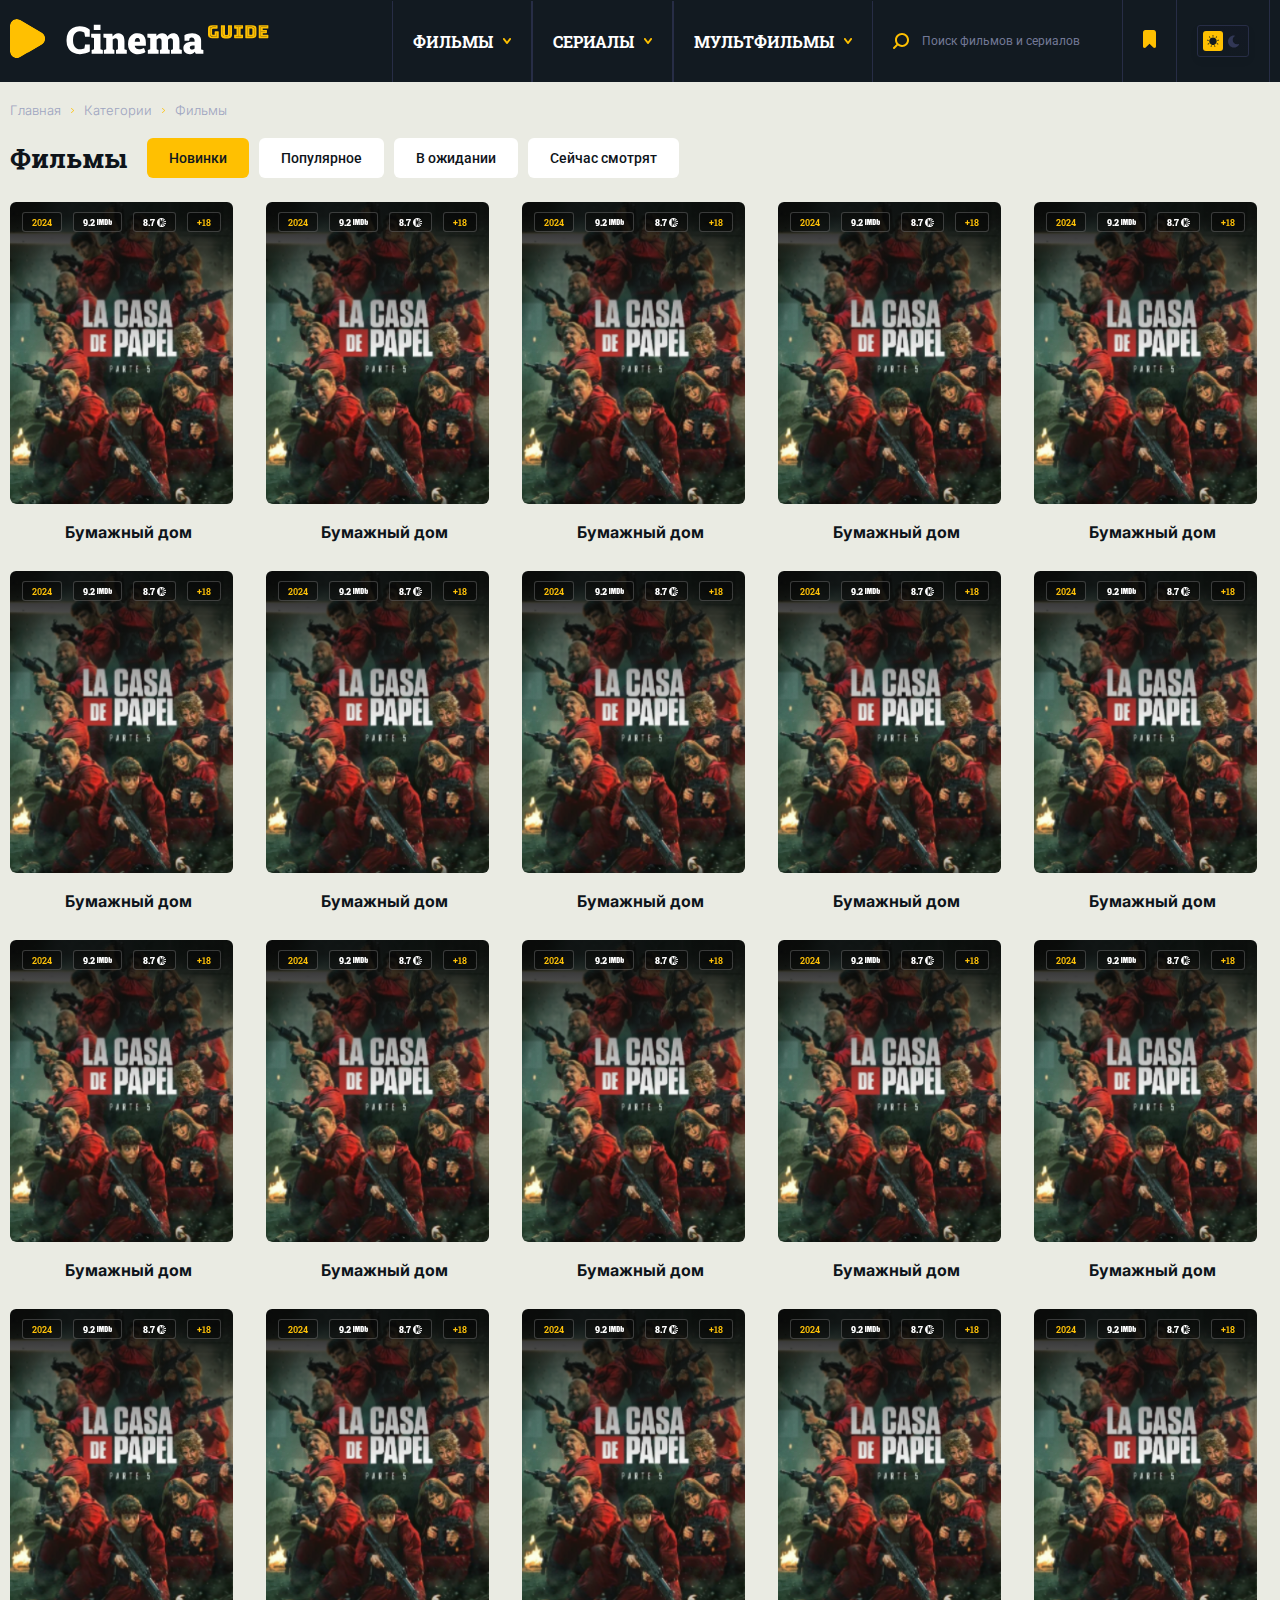
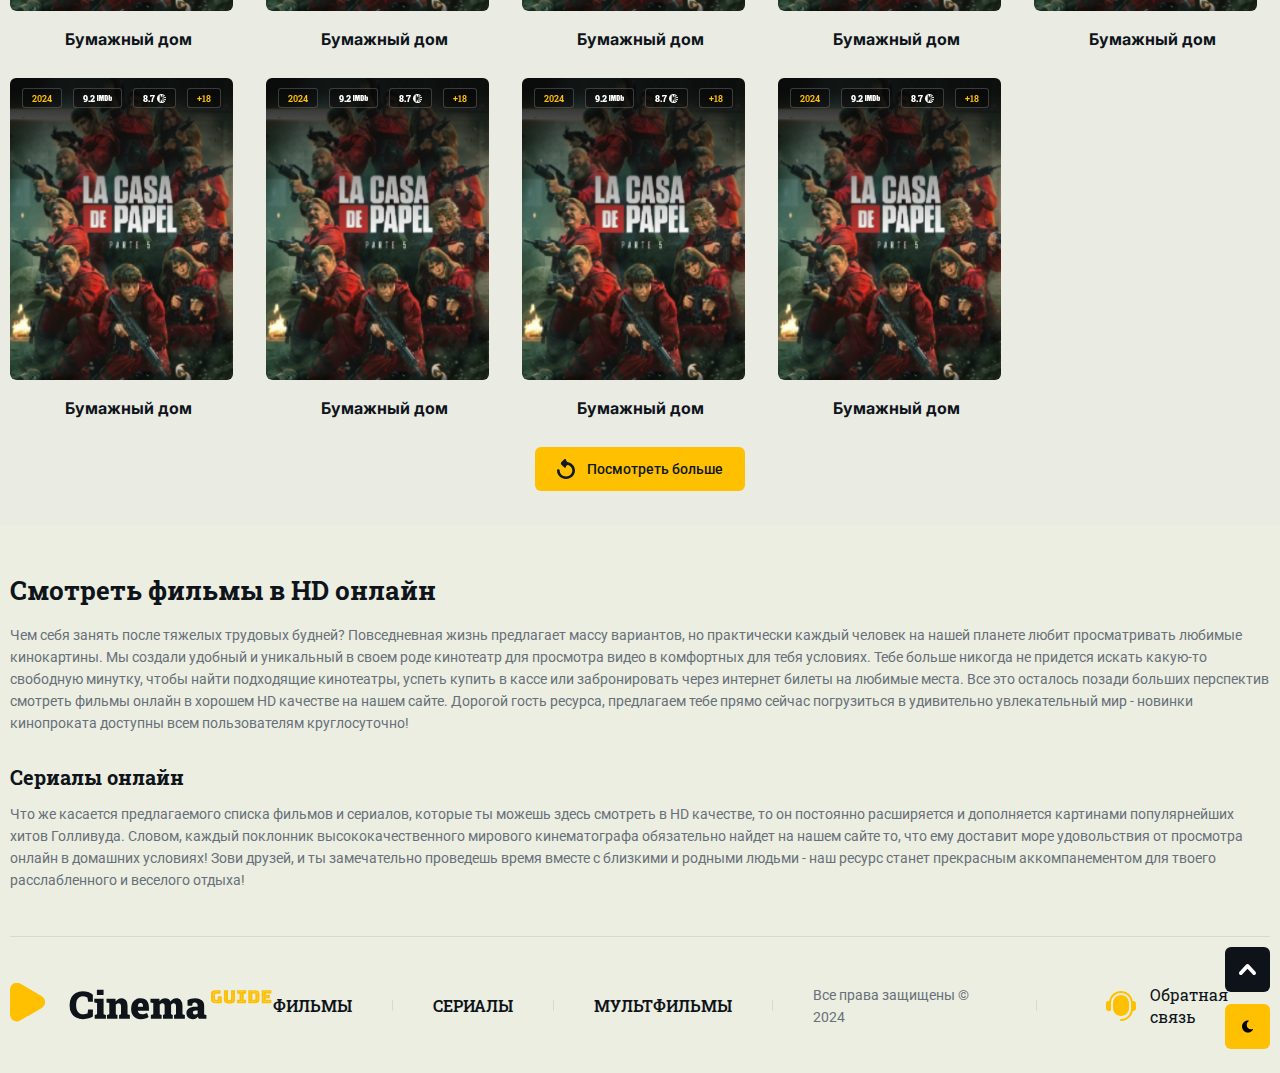
<file: catalog.html>
<!DOCTYPE html>
<html lang="en">
  <head>
    <meta charset="UTF-8" />
    <meta name="viewport" content="width=device-width, initial-scale=1.0" />
    <title>Каталог | Cinema</title>
    <link rel="stylesheet" href="./styles/main.css" />
  </head>
  <body>
    <nav>
      <div class="nav_wrapper container">
        <a href="./index.html">
          <img src="./assets/logo.svg" alt="" />
        </a>
        <div class="nav_content">
          <div class="nav_menu">
            <a href="#">
              <div class="nav_menu_item">
                <p>Фильмы</p>
                <img src="./assets/icons/arrow-down.svg" alt="" /></div
            ></a>
            <a href="#">
              <div class="nav_menu_item">
                <p>Сериалы</p>
                <img src="./assets/icons/arrow-down.svg" alt="" /></div
            ></a>
            <a href="#">
              <div class="nav_menu_item">
                <p>Мультфильмы</p>
                <img src="./assets/icons/arrow-down.svg" alt="" /></div
            ></a>
          </div>
          <div class="nav_search">
            <img src="./assets/icons/lupa.svg" alt="" />
            <input type="text" placeholder="Поиск фильмов и сериалов" />
          </div>
          <div class="nav_bookmark">
            <img src="./assets/icons/bookmark.svg" alt="" />
          </div>
          <div class="mode_toggler">
            <div class="mode_toggler_wrapper">
              <div
                class="mode_toggler_btn mode_toggler_btn_active"
                onclick="toggleMode()"
              >
                <svg width="12" height="12">
                  <use xlink:href="#day"></use>
                </svg>
              </div>
              <div
                class="mode_toggler_btn dark_mode_btn"
                onclick="toggleMode()"
              >
                <svg width="11" height="13">
                  <use xlink:href="#night"></use>
                </svg>
              </div>
            </div>
          </div>
          <div class="nav_menu_icon" onclick="toggleMenu()">
            <img src="./assets/icons/mob-menu.svg" alt="" />
          </div>
        </div>
      </div>
      <div class="nav_mob_wrapper">
        <img
          onclick="toggleMenu()"
          class="exit_btn"
          src="./assets/icons/exit.svg"
          alt=""
        />
        <div class="nav_menu">
          <a href="#">
            <div class="nav_menu_item">
              <p>Фильмы</p>
              <img src="./assets/icons/arrow-down.svg" alt="" /></div
          ></a>
          <a href="#">
            <div class="nav_menu_item">
              <p>Сериалы</p>
              <img src="./assets/icons/arrow-down.svg" alt="" /></div
          ></a>
          <a href="#">
            <div class="nav_menu_item">
              <p>Мультфильмы</p>
              <img src="./assets/icons/arrow-down.svg" alt="" /></div
          ></a>
        </div>
        <div class="nav_search">
          <img src="./assets/icons/lupa.svg" alt="" />
          <input type="text" placeholder="Поиск фильмов и сериалов" />
        </div>
        <div class="mode_toggler">
          <div class="mode_toggler_wrapper">
            <div
              class="mode_toggler_btn mode_toggler_btn_active"
              onclick="toggleMode()"
            >
              <svg width="12" height="12">
                <use xlink:href="#day"></use>
              </svg>
            </div>
            <div class="mode_toggler_btn dark_mode_btn" onclick="toggleMode()">
              <svg width="11" height="13">
                <use xlink:href="#night"></use>
              </svg>
            </div>
          </div>
        </div>
      </div>
    </nav>
    <div class="pages_navigation container">
      <a href="./index.html"><p>Главная</p></a>
      <img src="./assets/icons/chev-right.svg" alt="" />
      <a href="./catalog.html"><p>Категории</p></a>
      <img src="./assets/icons/chev-right.svg" alt="" />
      <p class="pages_navigation_active">Фильмы</p>
    </div>

    <div class="block_title container">
      <h3>Фильмы</h3>
      <div class="filter_btns">
        <button class="main_btn yellow_btn">Новинки</button>
        <button class="main_btn">Популярное</button>
        <button class="main_btn">В ожидании</button>
        <button class="main_btn">Сейчас смотрят</button>
      </div>
    </div>
    <div class="movies_container container">
      <div class="movie_card">
        <div class="movie_card_img">
          <div class="movie_card_desc">
            <div class="movie_card_desc_item">
              <p>2024</p>
            </div>
            <div class="movie_card_desc_rate">
              <p>9.2</p>
              <img src="./assets/icons/imdb.svg" alt="" />
            </div>
            <div class="movie_card_desc_rate">
              <p>8.7</p>
              <img src="./assets/icons/kinopoisk.svg" alt="" />
            </div>
            <div class="movie_card_desc_item">
              <p>+18</p>
            </div>
          </div>
        </div>
        <div class="movie_card_name">
          <p>Бумажный дом</p>
        </div>
      </div>
      <div class="movie_card">
        <div class="movie_card_img">
          <div class="movie_card_desc">
            <div class="movie_card_desc_item">
              <p>2024</p>
            </div>
            <div class="movie_card_desc_rate">
              <p>9.2</p>
              <img src="./assets/icons/imdb.svg" alt="" />
            </div>
            <div class="movie_card_desc_rate">
              <p>8.7</p>
              <img src="./assets/icons/kinopoisk.svg" alt="" />
            </div>
            <div class="movie_card_desc_item">
              <p>+18</p>
            </div>
          </div>
        </div>
        <div class="movie_card_name">
          <p>Бумажный дом</p>
        </div>
      </div>
      <div class="movie_card">
        <div class="movie_card_img">
          <div class="movie_card_desc">
            <div class="movie_card_desc_item">
              <p>2024</p>
            </div>
            <div class="movie_card_desc_rate">
              <p>9.2</p>
              <img src="./assets/icons/imdb.svg" alt="" />
            </div>
            <div class="movie_card_desc_rate">
              <p>8.7</p>
              <img src="./assets/icons/kinopoisk.svg" alt="" />
            </div>
            <div class="movie_card_desc_item">
              <p>+18</p>
            </div>
          </div>
        </div>
        <div class="movie_card_name">
          <p>Бумажный дом</p>
        </div>
      </div>
      <div class="movie_card">
        <div class="movie_card_img">
          <div class="movie_card_desc">
            <div class="movie_card_desc_item">
              <p>2024</p>
            </div>
            <div class="movie_card_desc_rate">
              <p>9.2</p>
              <img src="./assets/icons/imdb.svg" alt="" />
            </div>
            <div class="movie_card_desc_rate">
              <p>8.7</p>
              <img src="./assets/icons/kinopoisk.svg" alt="" />
            </div>
            <div class="movie_card_desc_item">
              <p>+18</p>
            </div>
          </div>
        </div>
        <div class="movie_card_name">
          <p>Бумажный дом</p>
        </div>
      </div>
      <div class="movie_card">
        <div class="movie_card_img">
          <div class="movie_card_desc">
            <div class="movie_card_desc_item">
              <p>2024</p>
            </div>
            <div class="movie_card_desc_rate">
              <p>9.2</p>
              <img src="./assets/icons/imdb.svg" alt="" />
            </div>
            <div class="movie_card_desc_rate">
              <p>8.7</p>
              <img src="./assets/icons/kinopoisk.svg" alt="" />
            </div>
            <div class="movie_card_desc_item">
              <p>+18</p>
            </div>
          </div>
        </div>
        <div class="movie_card_name">
          <p>Бумажный дом</p>
        </div>
      </div>
      <div class="movie_card">
        <div class="movie_card_img">
          <div class="movie_card_desc">
            <div class="movie_card_desc_item">
              <p>2024</p>
            </div>
            <div class="movie_card_desc_rate">
              <p>9.2</p>
              <img src="./assets/icons/imdb.svg" alt="" />
            </div>
            <div class="movie_card_desc_rate">
              <p>8.7</p>
              <img src="./assets/icons/kinopoisk.svg" alt="" />
            </div>
            <div class="movie_card_desc_item">
              <p>+18</p>
            </div>
          </div>
        </div>
        <div class="movie_card_name">
          <p>Бумажный дом</p>
        </div>
      </div>
      <div class="movie_card">
        <div class="movie_card_img">
          <div class="movie_card_desc">
            <div class="movie_card_desc_item">
              <p>2024</p>
            </div>
            <div class="movie_card_desc_rate">
              <p>9.2</p>
              <img src="./assets/icons/imdb.svg" alt="" />
            </div>
            <div class="movie_card_desc_rate">
              <p>8.7</p>
              <img src="./assets/icons/kinopoisk.svg" alt="" />
            </div>
            <div class="movie_card_desc_item">
              <p>+18</p>
            </div>
          </div>
        </div>
        <div class="movie_card_name">
          <p>Бумажный дом</p>
        </div>
      </div>
      <div class="movie_card">
        <div class="movie_card_img">
          <div class="movie_card_desc">
            <div class="movie_card_desc_item">
              <p>2024</p>
            </div>
            <div class="movie_card_desc_rate">
              <p>9.2</p>
              <img src="./assets/icons/imdb.svg" alt="" />
            </div>
            <div class="movie_card_desc_rate">
              <p>8.7</p>
              <img src="./assets/icons/kinopoisk.svg" alt="" />
            </div>
            <div class="movie_card_desc_item">
              <p>+18</p>
            </div>
          </div>
        </div>
        <div class="movie_card_name">
          <p>Бумажный дом</p>
        </div>
      </div>
      <div class="movie_card">
        <div class="movie_card_img">
          <div class="movie_card_desc">
            <div class="movie_card_desc_item">
              <p>2024</p>
            </div>
            <div class="movie_card_desc_rate">
              <p>9.2</p>
              <img src="./assets/icons/imdb.svg" alt="" />
            </div>
            <div class="movie_card_desc_rate">
              <p>8.7</p>
              <img src="./assets/icons/kinopoisk.svg" alt="" />
            </div>
            <div class="movie_card_desc_item">
              <p>+18</p>
            </div>
          </div>
        </div>
        <div class="movie_card_name">
          <p>Бумажный дом</p>
        </div>
      </div>
      <div class="movie_card">
        <div class="movie_card_img">
          <div class="movie_card_desc">
            <div class="movie_card_desc_item">
              <p>2024</p>
            </div>
            <div class="movie_card_desc_rate">
              <p>9.2</p>
              <img src="./assets/icons/imdb.svg" alt="" />
            </div>
            <div class="movie_card_desc_rate">
              <p>8.7</p>
              <img src="./assets/icons/kinopoisk.svg" alt="" />
            </div>
            <div class="movie_card_desc_item">
              <p>+18</p>
            </div>
          </div>
        </div>
        <div class="movie_card_name">
          <p>Бумажный дом</p>
        </div>
      </div>
      <div class="movie_card">
        <div class="movie_card_img">
          <div class="movie_card_desc">
            <div class="movie_card_desc_item">
              <p>2024</p>
            </div>
            <div class="movie_card_desc_rate">
              <p>9.2</p>
              <img src="./assets/icons/imdb.svg" alt="" />
            </div>
            <div class="movie_card_desc_rate">
              <p>8.7</p>
              <img src="./assets/icons/kinopoisk.svg" alt="" />
            </div>
            <div class="movie_card_desc_item">
              <p>+18</p>
            </div>
          </div>
        </div>
        <div class="movie_card_name">
          <p>Бумажный дом</p>
        </div>
      </div>
      <div class="movie_card">
        <div class="movie_card_img">
          <div class="movie_card_desc">
            <div class="movie_card_desc_item">
              <p>2024</p>
            </div>
            <div class="movie_card_desc_rate">
              <p>9.2</p>
              <img src="./assets/icons/imdb.svg" alt="" />
            </div>
            <div class="movie_card_desc_rate">
              <p>8.7</p>
              <img src="./assets/icons/kinopoisk.svg" alt="" />
            </div>
            <div class="movie_card_desc_item">
              <p>+18</p>
            </div>
          </div>
        </div>
        <div class="movie_card_name">
          <p>Бумажный дом</p>
        </div>
      </div>
      <div class="movie_card">
        <div class="movie_card_img">
          <div class="movie_card_desc">
            <div class="movie_card_desc_item">
              <p>2024</p>
            </div>
            <div class="movie_card_desc_rate">
              <p>9.2</p>
              <img src="./assets/icons/imdb.svg" alt="" />
            </div>
            <div class="movie_card_desc_rate">
              <p>8.7</p>
              <img src="./assets/icons/kinopoisk.svg" alt="" />
            </div>
            <div class="movie_card_desc_item">
              <p>+18</p>
            </div>
          </div>
        </div>
        <div class="movie_card_name">
          <p>Бумажный дом</p>
        </div>
      </div>
      <div class="movie_card">
        <div class="movie_card_img">
          <div class="movie_card_desc">
            <div class="movie_card_desc_item">
              <p>2024</p>
            </div>
            <div class="movie_card_desc_rate">
              <p>9.2</p>
              <img src="./assets/icons/imdb.svg" alt="" />
            </div>
            <div class="movie_card_desc_rate">
              <p>8.7</p>
              <img src="./assets/icons/kinopoisk.svg" alt="" />
            </div>
            <div class="movie_card_desc_item">
              <p>+18</p>
            </div>
          </div>
        </div>
        <div class="movie_card_name">
          <p>Бумажный дом</p>
        </div>
      </div>
      <div class="movie_card">
        <div class="movie_card_img">
          <div class="movie_card_desc">
            <div class="movie_card_desc_item">
              <p>2024</p>
            </div>
            <div class="movie_card_desc_rate">
              <p>9.2</p>
              <img src="./assets/icons/imdb.svg" alt="" />
            </div>
            <div class="movie_card_desc_rate">
              <p>8.7</p>
              <img src="./assets/icons/kinopoisk.svg" alt="" />
            </div>
            <div class="movie_card_desc_item">
              <p>+18</p>
            </div>
          </div>
        </div>
        <div class="movie_card_name">
          <p>Бумажный дом</p>
        </div>
      </div>
      <div class="movie_card">
        <div class="movie_card_img">
          <div class="movie_card_desc">
            <div class="movie_card_desc_item">
              <p>2024</p>
            </div>
            <div class="movie_card_desc_rate">
              <p>9.2</p>
              <img src="./assets/icons/imdb.svg" alt="" />
            </div>
            <div class="movie_card_desc_rate">
              <p>8.7</p>
              <img src="./assets/icons/kinopoisk.svg" alt="" />
            </div>
            <div class="movie_card_desc_item">
              <p>+18</p>
            </div>
          </div>
        </div>
        <div class="movie_card_name">
          <p>Бумажный дом</p>
        </div>
      </div>
      <div class="movie_card">
        <div class="movie_card_img">
          <div class="movie_card_desc">
            <div class="movie_card_desc_item">
              <p>2024</p>
            </div>
            <div class="movie_card_desc_rate">
              <p>9.2</p>
              <img src="./assets/icons/imdb.svg" alt="" />
            </div>
            <div class="movie_card_desc_rate">
              <p>8.7</p>
              <img src="./assets/icons/kinopoisk.svg" alt="" />
            </div>
            <div class="movie_card_desc_item">
              <p>+18</p>
            </div>
          </div>
        </div>
        <div class="movie_card_name">
          <p>Бумажный дом</p>
        </div>
      </div>
      <div class="movie_card">
        <div class="movie_card_img">
          <div class="movie_card_desc">
            <div class="movie_card_desc_item">
              <p>2024</p>
            </div>
            <div class="movie_card_desc_rate">
              <p>9.2</p>
              <img src="./assets/icons/imdb.svg" alt="" />
            </div>
            <div class="movie_card_desc_rate">
              <p>8.7</p>
              <img src="./assets/icons/kinopoisk.svg" alt="" />
            </div>
            <div class="movie_card_desc_item">
              <p>+18</p>
            </div>
          </div>
        </div>
        <div class="movie_card_name">
          <p>Бумажный дом</p>
        </div>
      </div>
      <div class="movie_card">
        <div class="movie_card_img">
          <div class="movie_card_desc">
            <div class="movie_card_desc_item">
              <p>2024</p>
            </div>
            <div class="movie_card_desc_rate">
              <p>9.2</p>
              <img src="./assets/icons/imdb.svg" alt="" />
            </div>
            <div class="movie_card_desc_rate">
              <p>8.7</p>
              <img src="./assets/icons/kinopoisk.svg" alt="" />
            </div>
            <div class="movie_card_desc_item">
              <p>+18</p>
            </div>
          </div>
        </div>
        <div class="movie_card_name">
          <p>Бумажный дом</p>
        </div>
      </div>
      <div class="movie_card">
        <div class="movie_card_img">
          <div class="movie_card_desc">
            <div class="movie_card_desc_item">
              <p>2024</p>
            </div>
            <div class="movie_card_desc_rate">
              <p>9.2</p>
              <img src="./assets/icons/imdb.svg" alt="" />
            </div>
            <div class="movie_card_desc_rate">
              <p>8.7</p>
              <img src="./assets/icons/kinopoisk.svg" alt="" />
            </div>
            <div class="movie_card_desc_item">
              <p>+18</p>
            </div>
          </div>
        </div>
        <div class="movie_card_name">
          <p>Бумажный дом</p>
        </div>
      </div>
      <div class="movie_card">
        <div class="movie_card_img">
          <div class="movie_card_desc">
            <div class="movie_card_desc_item">
              <p>2024</p>
            </div>
            <div class="movie_card_desc_rate">
              <p>9.2</p>
              <img src="./assets/icons/imdb.svg" alt="" />
            </div>
            <div class="movie_card_desc_rate">
              <p>8.7</p>
              <img src="./assets/icons/kinopoisk.svg" alt="" />
            </div>
            <div class="movie_card_desc_item">
              <p>+18</p>
            </div>
          </div>
        </div>
        <div class="movie_card_name">
          <p>Бумажный дом</p>
        </div>
      </div>
      <div class="movie_card">
        <div class="movie_card_img">
          <div class="movie_card_desc">
            <div class="movie_card_desc_item">
              <p>2024</p>
            </div>
            <div class="movie_card_desc_rate">
              <p>9.2</p>
              <img src="./assets/icons/imdb.svg" alt="" />
            </div>
            <div class="movie_card_desc_rate">
              <p>8.7</p>
              <img src="./assets/icons/kinopoisk.svg" alt="" />
            </div>
            <div class="movie_card_desc_item">
              <p>+18</p>
            </div>
          </div>
        </div>
        <div class="movie_card_name">
          <p>Бумажный дом</p>
        </div>
      </div>
      <div class="movie_card">
        <div class="movie_card_img">
          <div class="movie_card_desc">
            <div class="movie_card_desc_item">
              <p>2024</p>
            </div>
            <div class="movie_card_desc_rate">
              <p>9.2</p>
              <img src="./assets/icons/imdb.svg" alt="" />
            </div>
            <div class="movie_card_desc_rate">
              <p>8.7</p>
              <img src="./assets/icons/kinopoisk.svg" alt="" />
            </div>
            <div class="movie_card_desc_item">
              <p>+18</p>
            </div>
          </div>
        </div>
        <div class="movie_card_name">
          <p>Бумажный дом</p>
        </div>
      </div>
      <div class="movie_card">
        <div class="movie_card_img">
          <div class="movie_card_desc">
            <div class="movie_card_desc_item">
              <p>2024</p>
            </div>
            <div class="movie_card_desc_rate">
              <p>9.2</p>
              <img src="./assets/icons/imdb.svg" alt="" />
            </div>
            <div class="movie_card_desc_rate">
              <p>8.7</p>
              <img src="./assets/icons/kinopoisk.svg" alt="" />
            </div>
            <div class="movie_card_desc_item">
              <p>+18</p>
            </div>
          </div>
        </div>
        <div class="movie_card_name">
          <p>Бумажный дом</p>
        </div>
      </div>
    </div>
    <div class="center">
      <button class="main_btn load_more_btn yellow_btn">
        <img src="./assets/icons/load.svg" alt="" />
        <p>Посмотреть больше</p>
      </button>
    </div>

    <footer>
      <div class="footer_wrapper container">
        <div class="footer_text">
          <h3>Смотреть фильмы в HD онлайн</h3>
          <p>
            Чем себя занять после тяжелых трудовых будней? Повседневная жизнь
            предлагает массу вариантов, но практически каждый человек на нашей
            планете любит просматривать любимые кинокартины. Мы создали удобный
            и уникальный в своем роде кинотеатр для просмотра видео в комфортных
            для тебя условиях. Тебе больше никогда не придется искать какую-то
            свободную минутку, чтобы найти подходящие кинотеатры, успеть купить
            в кассе или забронировать через интернет билеты на любимые места.
            Все это осталось позади больших перспектив смотреть фильмы онлайн в
            хорошем HD качестве на нашем сайте. Дорогой гость ресурса,
            предлагаем тебе прямо сейчас погрузиться в удивительно увлекательный
            мир - новинки кинопроката доступны всем пользователям круглосуточно!
          </p>
        </div>
        <div class="footer_text">
          <h4>Сериалы онлайн</h4>
          <p>
            Что же касается предлагаемого списка фильмов и сериалов, которые ты
            можешь здесь смотреть в HD качестве, то он постоянно расширяется и
            дополняется картинами популярнейших хитов Голливуда. Словом, каждый
            поклонник высококачественного мирового кинематографа обязательно
            найдет на нашем сайте то, что ему доставит море удовольствия от
            просмотра онлайн в домашних условиях! Зови друзей, и ты замечательно
            проведешь время вместе с близкими и родными людьми - наш ресурс
            станет прекрасным аккомпанементом для твоего расслабленного и
            веселого отдыха!
          </p>
        </div>
        <div class="footer_menu">
          <div class="footer_actions">
            <div class="footer_action" id="scrollToTopBtn">
              <img src="./assets/icons/chev-top.svg" alt="" />
            </div>
            <div class="footer_action" onclick="toggleMode()">
              <svg width="11" height="13" class="darl_f_logo">
                <use xlink:href="#night"></use>
              </svg>
              <svg width="12" height="12" class="light_f_logo">
                <use xlink:href="#day"></use>
              </svg>
            </div>
          </div>
          <a href="./index.html">
            <img class="darl_f_logo" src="./assets/logo.dark.svg" alt="" />
            <img class="light_f_logo" src="./assets/logo.svg" alt="" />
          </a>
          <div class="footer_menu_list">
            <a href="#"><p>Фильмы</p></a>
            <div class="f_line"></div>
            <a href="#"><p>Сериалы</p></a>
            <div class="f_line"></div>
            <a href="#"><p>Мультфильмы</p></a>
            <div class="f_line"></div>
            <p class="copyright">Все права защищены © 2024</p>
            <div class="f_line"></div>
            <div class="contact_btn">
              <img src="./assets/icons/contact.svg" alt="" />
              <p>Обратная связь</p>
            </div>
          </div>
        </div>
      </div>
    </footer>

    <!-- svg -->
    <svg style="display: none">
      <symbol id="day" viewBox="0 0 12 12">
        <path
          id="Vector"
          d="M9.73 6.16C9.73 6.91 9.51 7.64 9.1 8.26C8.69 8.88 8.11 9.37 7.43 9.66C6.75 9.95 6 10.02 5.27 9.88C4.55 9.73 3.88 9.37 3.36 8.84C2.84 8.31 2.48 7.64 2.34 6.91C2.19 6.17 2.26 5.41 2.55 4.72C2.83 4.03 3.3 3.44 3.92 3.02C4.53 2.6 5.25 2.38 5.99 2.38C6.98 2.38 7.93 2.78 8.63 3.48C9.33 4.19 9.72 5.16 9.73 6.16ZM5.99 1.78C6.09 1.78 6.19 1.74 6.26 1.67C6.34 1.59 6.38 1.49 6.38 1.39L6.38 0.39C6.38 0.28 6.34 0.18 6.26 0.11C6.19 0.04 6.09 0 5.99 0C5.89 0 5.79 0.04 5.72 0.11C5.64 0.18 5.6 0.28 5.6 0.39L5.6 1.38C5.6 1.43 5.61 1.49 5.63 1.54C5.65 1.58 5.68 1.63 5.71 1.66C5.75 1.7 5.79 1.73 5.84 1.75C5.89 1.77 5.94 1.78 5.99 1.78ZM2.66 2.76C2.7 2.81 2.74 2.84 2.8 2.87C2.85 2.89 2.91 2.9 2.96 2.9C3.05 2.9 3.14 2.87 3.21 2.81C3.25 2.78 3.29 2.74 3.31 2.69C3.34 2.64 3.35 2.59 3.36 2.54C3.36 2.49 3.35 2.44 3.34 2.39C3.32 2.34 3.3 2.29 3.26 2.25L2.64 1.48C2.6 1.44 2.56 1.41 2.52 1.38C2.47 1.36 2.42 1.34 2.37 1.34C2.32 1.34 2.27 1.34 2.22 1.36C2.17 1.37 2.12 1.4 2.08 1.43C2.04 1.47 2.01 1.51 1.99 1.55C1.96 1.6 1.95 1.65 1.95 1.7C1.94 1.75 1.95 1.81 1.96 1.86C1.98 1.91 2 1.95 2.04 1.99L2.66 2.76ZM1.36 5.73C1.46 5.74 1.56 5.71 1.64 5.64C1.72 5.57 1.77 5.47 1.78 5.37C1.79 5.27 1.75 5.16 1.69 5.08C1.62 5 1.53 4.95 1.42 4.94L0.46 4.77C0.41 4.76 0.35 4.76 0.3 4.77C0.25 4.79 0.21 4.81 0.16 4.84C0.12 4.87 0.08 4.9 0.06 4.95C0.03 4.99 0.01 5.04 0 5.09C-0.01 5.15 -0.01 5.2 0 5.25C0.02 5.3 0.04 5.35 0.07 5.39C0.1 5.43 0.13 5.47 0.18 5.5C0.22 5.53 0.27 5.55 0.32 5.56L1.29 5.73C1.31 5.73 1.33 5.73 1.36 5.73ZM1.72 8.21L0.87 8.71C0.79 8.75 0.72 8.82 0.69 8.9C0.65 8.98 0.64 9.08 0.67 9.16C0.69 9.25 0.74 9.33 0.81 9.38C0.89 9.43 0.97 9.46 1.06 9.45C1.13 9.45 1.2 9.44 1.26 9.4L2.12 8.9C2.21 8.84 2.28 8.76 2.3 8.66C2.33 8.55 2.32 8.45 2.27 8.35C2.21 8.26 2.13 8.2 2.03 8.17C1.93 8.14 1.82 8.15 1.73 8.21L1.72 8.21ZM4.52 10.28C4.47 10.26 4.42 10.25 4.37 10.26C4.31 10.26 4.26 10.27 4.22 10.29C4.17 10.32 4.13 10.35 4.09 10.39C4.06 10.43 4.03 10.47 4.02 10.52L3.68 11.46C3.66 11.51 3.65 11.56 3.66 11.61C3.66 11.67 3.67 11.72 3.69 11.76C3.71 11.81 3.74 11.85 3.78 11.89C3.82 11.93 3.87 11.95 3.91 11.97C3.96 11.99 4 12 4.05 12C4.13 12 4.21 11.97 4.27 11.92C4.34 11.88 4.39 11.81 4.42 11.73L4.75 10.8C4.77 10.75 4.78 10.69 4.78 10.64C4.78 10.59 4.77 10.54 4.74 10.49C4.72 10.44 4.69 10.4 4.65 10.36C4.61 10.33 4.57 10.3 4.52 10.28ZM7.98 10.52C7.94 10.42 7.87 10.34 7.77 10.29C7.68 10.25 7.57 10.24 7.47 10.28C7.38 10.31 7.3 10.39 7.25 10.48C7.21 10.58 7.2 10.69 7.24 10.79L7.57 11.72C7.6 11.8 7.65 11.87 7.72 11.92C7.78 11.96 7.86 11.99 7.94 11.99C7.99 11.99 8.03 11.98 8.08 11.96C8.13 11.94 8.17 11.92 8.21 11.88C8.24 11.85 8.28 11.81 8.3 11.76C8.32 11.71 8.33 11.66 8.33 11.61C8.34 11.56 8.33 11.51 8.31 11.46L7.98 10.52ZM11.12 8.71L10.27 8.21C10.18 8.16 10.07 8.15 9.97 8.18C9.87 8.2 9.79 8.27 9.74 8.36C9.69 8.45 9.67 8.56 9.7 8.66C9.73 8.77 9.79 8.85 9.88 8.9L10.74 9.4C10.79 9.44 10.86 9.45 10.93 9.45C11.02 9.46 11.11 9.43 11.18 9.38C11.25 9.33 11.3 9.25 11.33 9.16C11.35 9.08 11.34 8.98 11.3 8.9C11.27 8.82 11.2 8.75 11.12 8.71ZM11.99 5.09C11.98 5.04 11.96 4.99 11.93 4.94C11.91 4.9 11.87 4.86 11.83 4.83C11.79 4.8 11.74 4.78 11.69 4.77C11.64 4.76 11.58 4.76 11.53 4.77L10.57 4.94C10.46 4.95 10.37 5 10.3 5.08C10.24 5.16 10.2 5.26 10.21 5.37C10.22 5.47 10.27 5.57 10.35 5.63C10.43 5.7 10.53 5.73 10.63 5.72L10.7 5.72L11.67 5.55C11.72 5.54 11.77 5.53 11.81 5.5C11.86 5.47 11.9 5.43 11.93 5.39C11.96 5.35 11.98 5.3 11.99 5.25C12 5.19 12 5.14 11.99 5.09ZM9.02 2.9C9.08 2.9 9.14 2.89 9.19 2.86C9.24 2.84 9.29 2.8 9.33 2.76L9.96 1.99C9.99 1.95 10.01 1.91 10.03 1.86C10.05 1.81 10.05 1.75 10.05 1.7C10.04 1.65 10.03 1.6 10 1.55C9.98 1.51 9.95 1.47 9.91 1.43C9.87 1.4 9.82 1.37 9.77 1.36C9.72 1.34 9.67 1.34 9.62 1.34C9.57 1.34 9.52 1.36 9.47 1.38C9.43 1.41 9.39 1.44 9.35 1.48L8.72 2.24C8.69 2.28 8.66 2.33 8.65 2.38C8.63 2.43 8.63 2.48 8.63 2.54C8.63 2.59 8.65 2.64 8.67 2.69C8.7 2.73 8.73 2.77 8.77 2.81C8.84 2.87 8.93 2.9 9.02 2.9Z"
          fill-opacity="1.000000"
          fill-rule="nonzero"
        />
      </symbol>
      <symbol id="night" viewBox="0 0 11 12">
        <path
          id="Vector"
          d="M10.91 8.68C10.8 8.55 10.62 8.5 10.47 8.55C10.03 8.71 9.56 8.79 9.06 8.79C6.67 8.79 4.72 6.82 4.72 4.39C4.72 2.93 5.43 1.58 6.62 0.76C6.76 0.67 6.82 0.5 6.79 0.34C6.75 0.18 6.62 0.06 6.46 0.03C6.27 0 6.09 0 5.9 0C2.65 0 0 2.69 0 6C0 9.3 2.65 12 5.9 12C7.97 12 9.86 10.93 10.94 9.14C11.02 9 11.01 8.81 10.91 8.68Z"
          fill-opacity="1.000000"
          fill-rule="nonzero"
        />
      </symbol>
    </svg>
    <script src="./scripts/main.js"></script>
  </body>
</html>
</file>
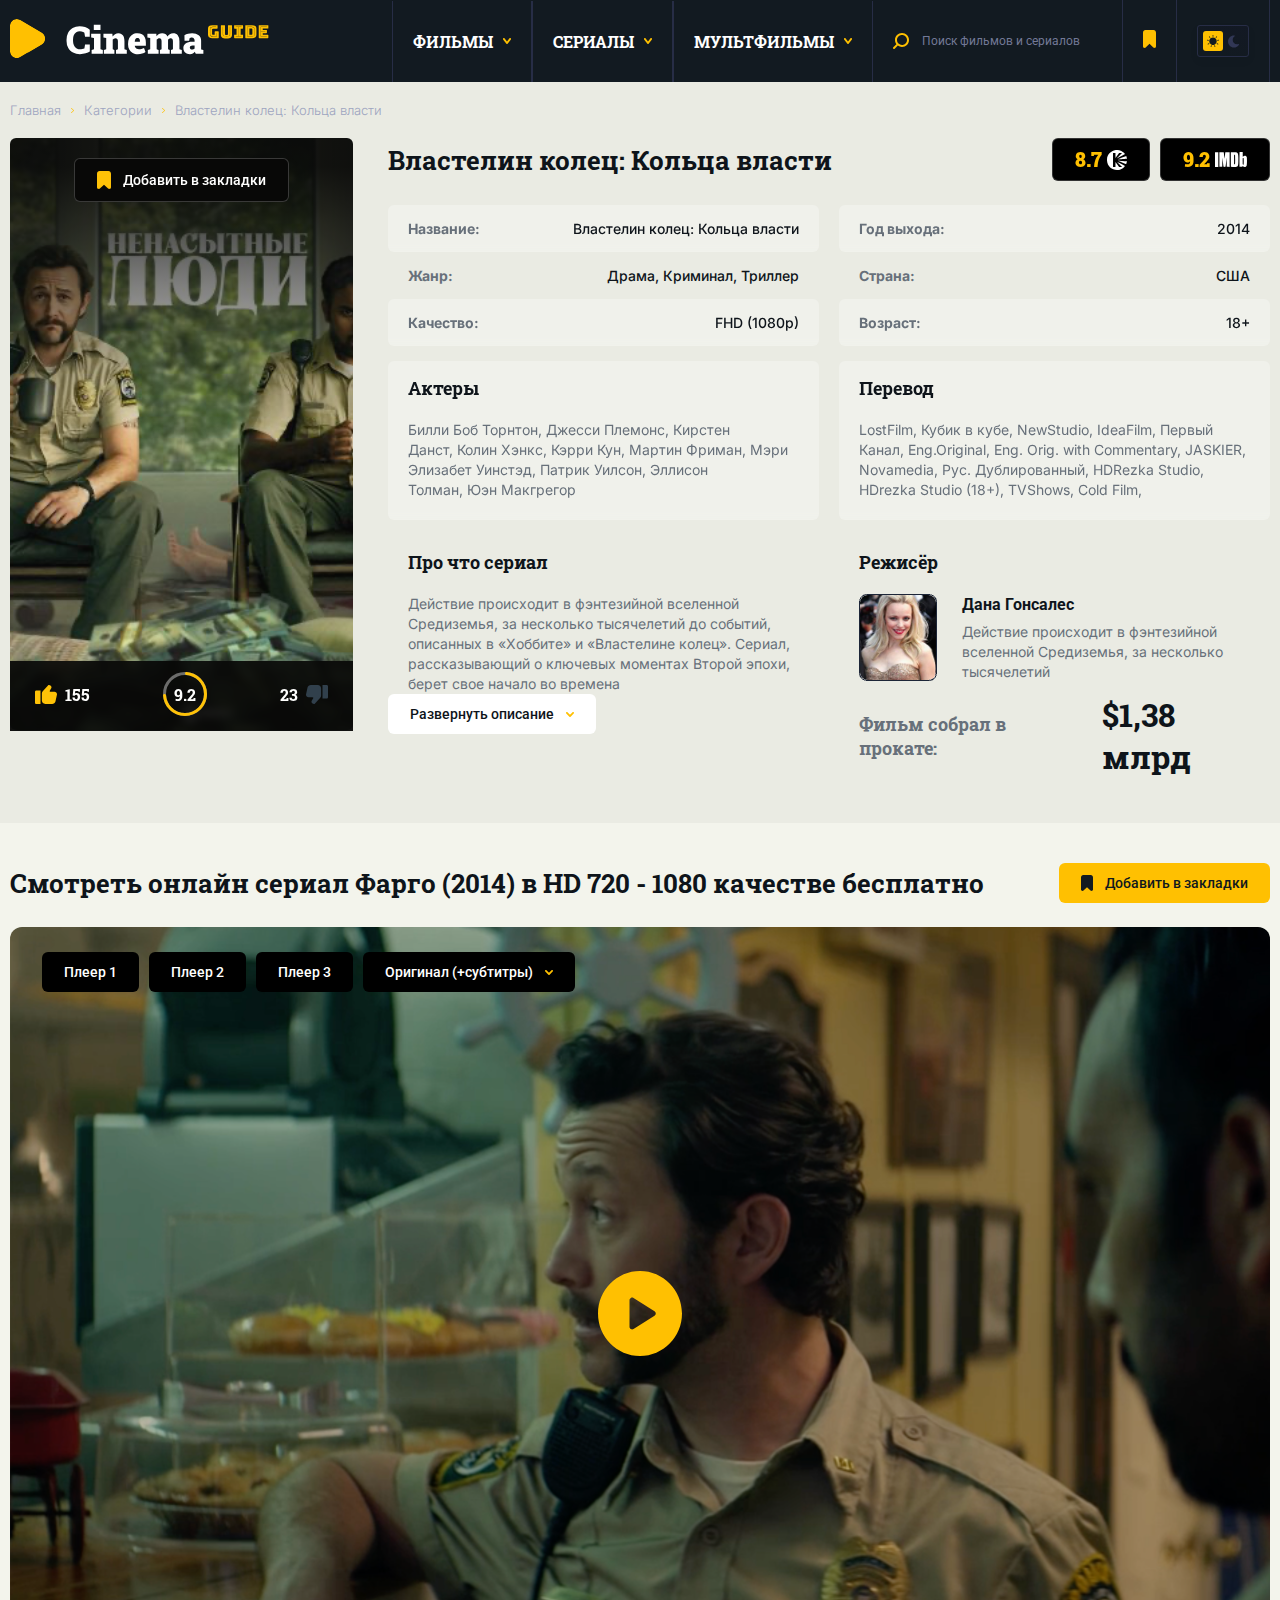
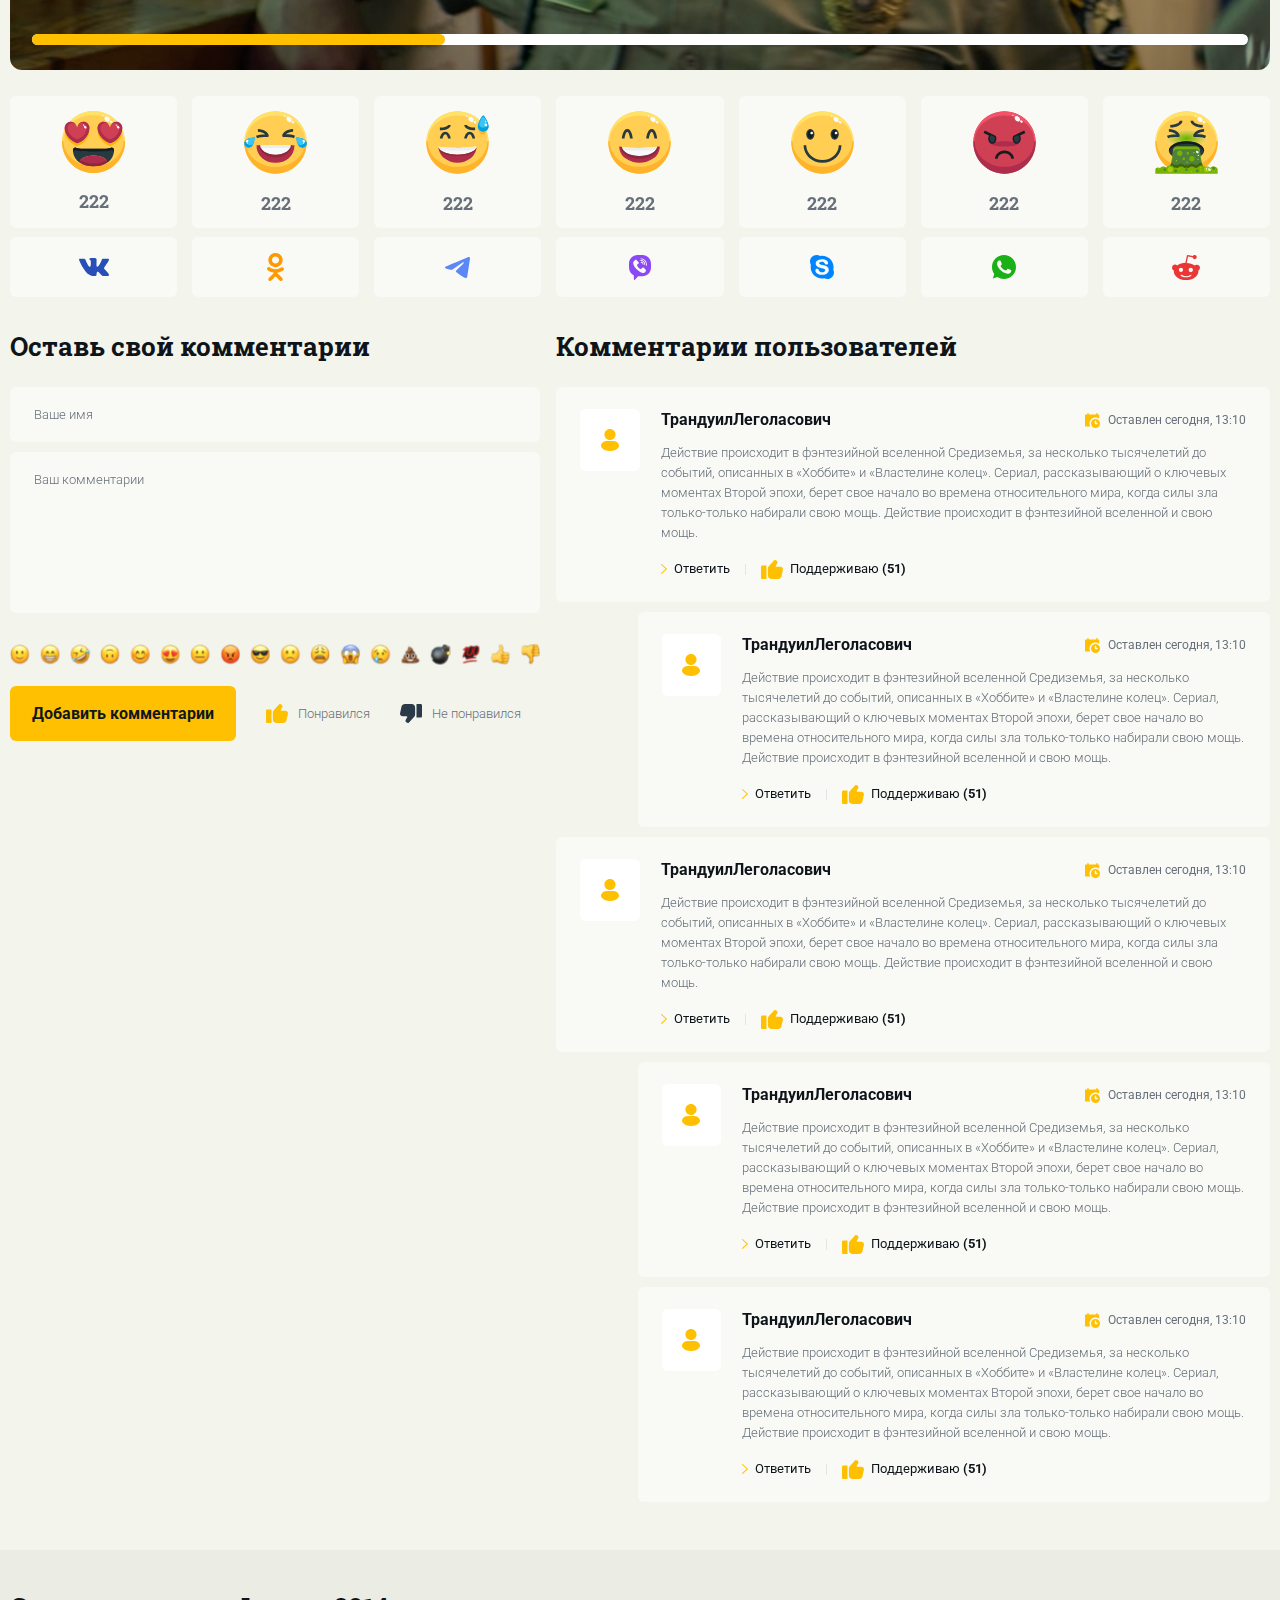
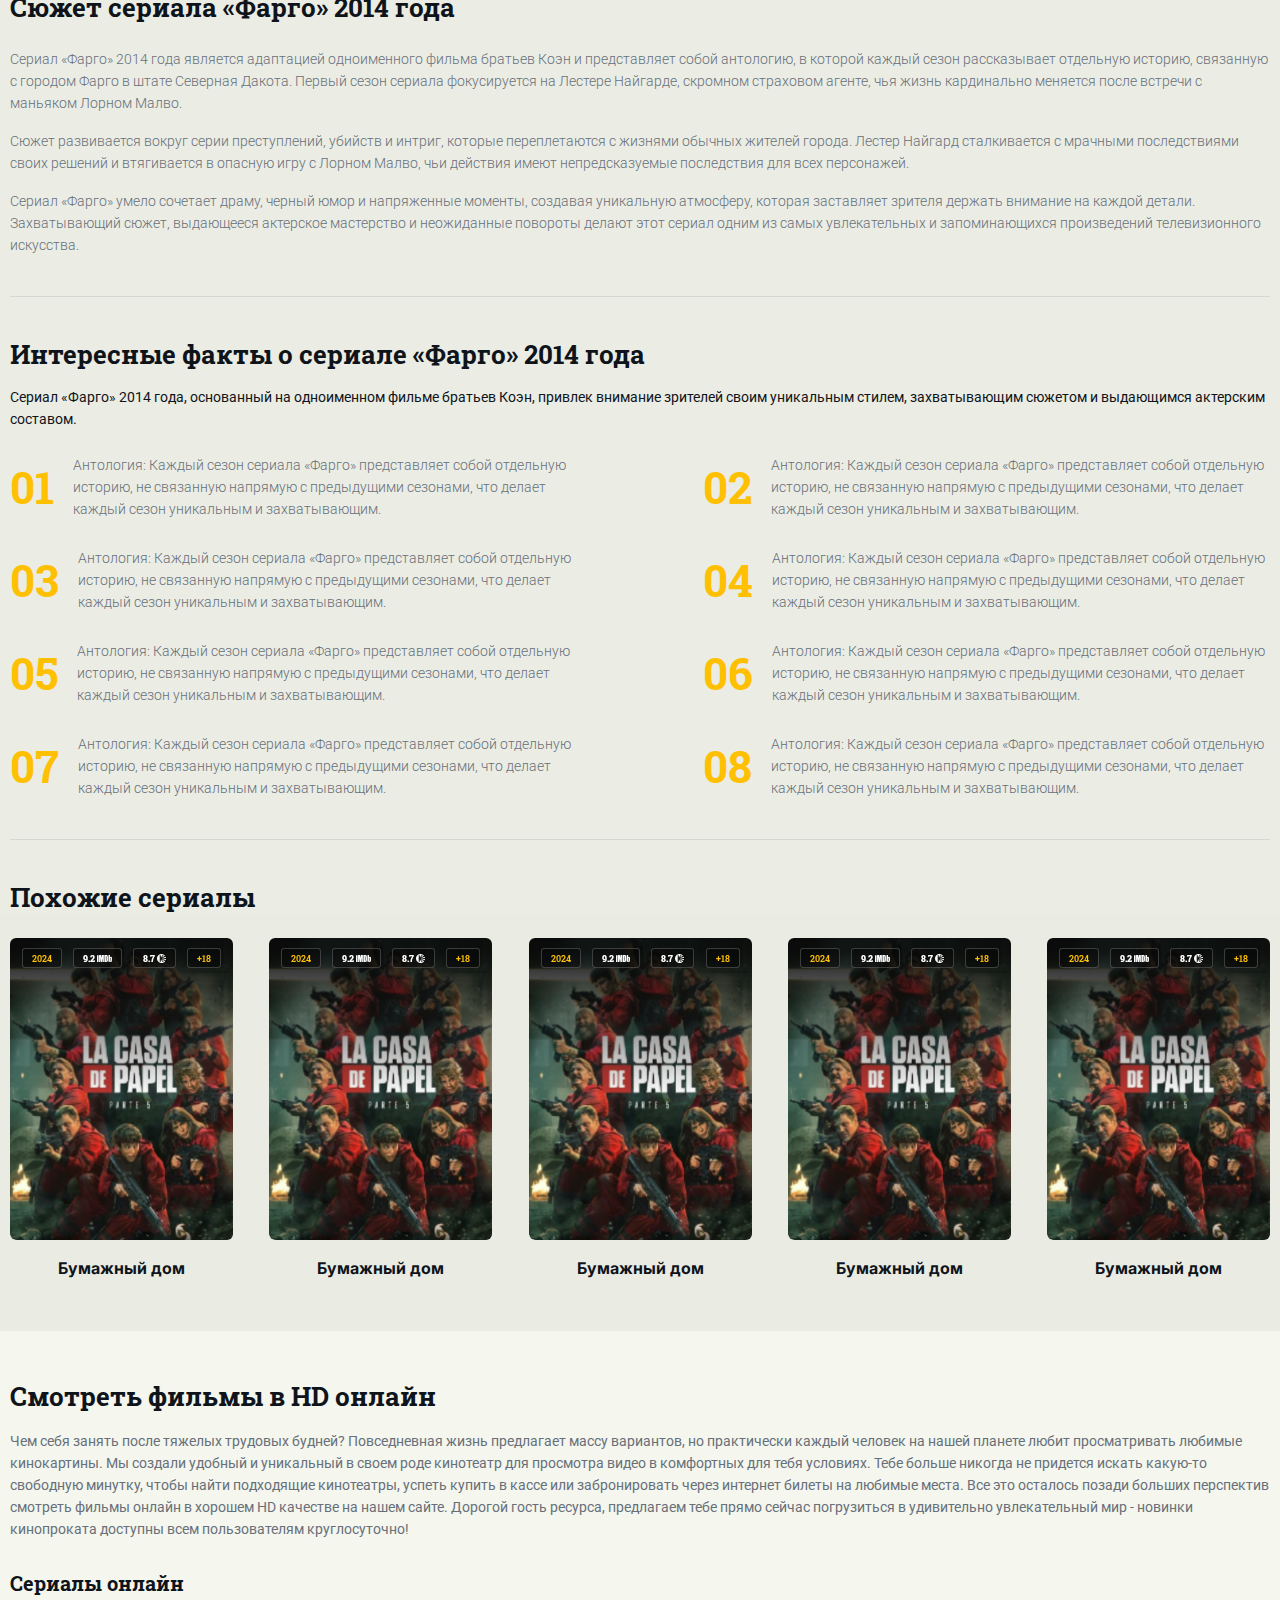
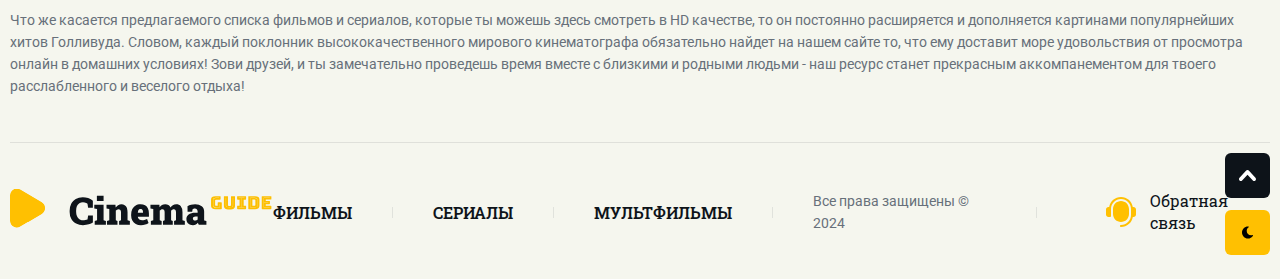
<file: movie.html>
<!DOCTYPE html>
<html lang="en">
  <head>
    <meta charset="UTF-8" />
    <meta name="viewport" content="width=device-width, initial-scale=1.0" />
    <title>Властелин колец: Кольца власти | Cinema</title>
    <link rel="stylesheet" href="./styles/main.css" />
    <link rel="stylesheet" href="./styles/movies.css" />
  </head>
  <body>
    <nav>
      <div class="nav_wrapper container">
        <a href="./index.html">
          <img src="./assets/logo.svg" alt="" />
        </a>
        <div class="nav_content">
          <div class="nav_menu">
            <a href="#">
              <div class="nav_menu_item">
                <p>Фильмы</p>
                <img src="./assets/icons/arrow-down.svg" alt="" /></div
            ></a>
            <a href="#">
              <div class="nav_menu_item">
                <p>Сериалы</p>
                <img src="./assets/icons/arrow-down.svg" alt="" /></div
            ></a>
            <a href="#">
              <div class="nav_menu_item">
                <p>Мультфильмы</p>
                <img src="./assets/icons/arrow-down.svg" alt="" /></div
            ></a>
          </div>
          <div class="nav_search">
            <img src="./assets/icons/lupa.svg" alt="" />
            <input type="text" placeholder="Поиск фильмов и сериалов" />
          </div>
          <div class="nav_bookmark">
            <img src="./assets/icons/bookmark.svg" alt="" />
          </div>
          <div class="mode_toggler">
            <div class="mode_toggler_wrapper">
              <div
                class="mode_toggler_btn mode_toggler_btn_active"
                onclick="toggleMode()"
              >
                <svg width="12" height="12">
                  <use xlink:href="#day"></use>
                </svg>
              </div>
              <div
                class="mode_toggler_btn dark_mode_btn"
                onclick="toggleMode()"
              >
                <svg width="11" height="13">
                  <use xlink:href="#night"></use>
                </svg>
              </div>
            </div>
          </div>
          <div class="nav_menu_icon" onclick="toggleMenu()">
            <img src="./assets/icons/mob-menu.svg" alt="" />
          </div>
        </div>
      </div>
      <div class="nav_mob_wrapper">
        <img
          onclick="toggleMenu()"
          class="exit_btn"
          src="./assets/icons/exit.svg"
          alt=""
        />
        <div class="nav_menu">
          <a href="#">
            <div class="nav_menu_item">
              <p>Фильмы</p>
              <img src="./assets/icons/arrow-down.svg" alt="" /></div
          ></a>
          <a href="#">
            <div class="nav_menu_item">
              <p>Сериалы</p>
              <img src="./assets/icons/arrow-down.svg" alt="" /></div
          ></a>
          <a href="#">
            <div class="nav_menu_item">
              <p>Мультфильмы</p>
              <img src="./assets/icons/arrow-down.svg" alt="" /></div
          ></a>
        </div>
        <div class="nav_search">
          <img src="./assets/icons/lupa.svg" alt="" />
          <input type="text" placeholder="Поиск фильмов и сериалов" />
        </div>
        <div class="mode_toggler">
          <div class="mode_toggler_wrapper">
            <div
              class="mode_toggler_btn mode_toggler_btn_active"
              onclick="toggleMode()"
            >
              <svg width="12" height="12">
                <use xlink:href="#day"></use>
              </svg>
            </div>
            <div class="mode_toggler_btn dark_mode_btn" onclick="toggleMode()">
              <svg width="11" height="13">
                <use xlink:href="#night"></use>
              </svg>
            </div>
          </div>
        </div>
      </div>
    </nav>
    <div class="pages_navigation container">
      <a href="./index.html"><p>Главная</p></a>
      <img src="./assets/icons/chev-right.svg" alt="" />
      <a href="./catalog.html"><p>Категории</p></a>
      <img src="./assets/icons/chev-right.svg" alt="" />
      <p class="pages_navigation_active">Властелин колец: Кольца власти</p>
    </div>
    <div class="block_title container movie_name">
      <h3>Властелин колец: Кольца власти</h3>
    </div>

    <div class="movie_descriptions container">
      <div class="movie_description_card">
        <button class="main_btn black_btn">
          <img src="./assets/icons/bookmark.svg" alt="" /> Добавить в закладки
        </button>

        <div class="movie_ratings">
          <div class="movie_rate">
            <img src="./assets/icons/like.svg" alt="" />
            <p>155</p>
          </div>
          <div class="rate">
            <img src="./assets/icons/rate.svg" alt="" />
            <p>9.2</p>
          </div>
          <div class="movie_rate">
            <p>23</p>
            <img src="./assets/icons/dislike.svg" alt="" />
          </div>
        </div>
      </div>
      <div class="movie_descriptions_list">
        <div class="block_title">
          <h3>Властелин колец: Кольца власти</h3>
          <div class="movie_desc_platforms">
            <button class="main_btn black_btn">
              8.7
              <img
                src="./assets/icons/kinopoisk.svg"
                style="width: 20px"
                alt=""
              />
            </button>
            <button class="main_btn black_btn">
              9.2
              <img src="./assets/icons/imdb.svg" style="width: 32px" alt="" />
            </button>
          </div>
        </div>
        <div class="movie_descriptions_list_wrapper">
          <div class="movie_descriptions_list__item">
            <div
              class="movie_descriptions_list__item_desc movie_descriptions_list__item_colored"
            >
              <h4>Название:</h4>
              <p>Властелин колец: Кольца власти</p>
            </div>
            <div class="movie_descriptions_list__item_desc">
              <h4>Жанр:</h4>
              <p>Драма, Криминал, Триллер</p>
            </div>
            <div
              class="movie_descriptions_list__item_desc movie_descriptions_list__item_colored"
            >
              <h4>Качество:</h4>
              <p>FHD (1080p)</p>
            </div>
            <div
              class="movie_descriptions_list__item_desc movie_descriptions_list__item_colored descr_text"
            >
              <div>
                <h3>Актеры</h3>
                <span
                  >Билли Боб Торнтон, Джесси Племонс, Кирстен Данст, Колин
                  Хэнкс, Кэрри Кун, Мартин Фриман, Мэри Элизабет Уинстэд, Патрик
                  Уилсон, Эллисон Толман, Юэн Макгрегор</span
                >
              </div>
            </div>
            <div class="movie_descriptions_list__item_desc descr_text">
              <div>
                <h3>Про что сериал</h3>
                <span
                  >Действие происходит в фэнтезийной вселенной Средиземья, за
                  несколько тысячелетий до событий, описанных в «Хоббите» и
                  «Властелине колец». Сериал, рассказывающий о ключевых моментах
                  Второй эпохи, берет свое начало во времена</span
                >
              </div>
            </div>
            <button class="main_btn">
              Развернуть описание
              <img src="./assets/icons/chev-down.svg" alt="" />
            </button>
          </div>
          <div class="movie_descriptions_list__item">
            <div
              class="movie_descriptions_list__item_desc movie_descriptions_list__item_colored"
            >
              <h4>Год выхода:</h4>
              <p>2014</p>
            </div>
            <div class="movie_descriptions_list__item_desc">
              <h4>Страна:</h4>
              <p>США</p>
            </div>
            <div
              class="movie_descriptions_list__item_desc movie_descriptions_list__item_colored"
            >
              <h4>Возраст:</h4>
              <p>18+</p>
            </div>
            <div
              class="movie_descriptions_list__item_desc movie_descriptions_list__item_colored descr_text"
            >
              <div>
                <h3>Перевод</h3>
                <span
                  >LostFilm, Кубик в кубе, NewStudio, IdeaFilm, Первый Канал,
                  Eng.Original, Eng. Orig. with Commentary, JASKIER, Novamedia,
                  Рус. Дублированный, HDRezka Studio, HDrezka Studio (18+),
                  TVShows, Cold Film,</span
                >
              </div>
            </div>
            <div
              class="movie_descriptions_list__item_desc descr_text about_director_block"
            >
              <div>
                <h3>Режисёр</h3>
                <div class="about_director">
                  <img src="./assets/images/rejisyor.png" alt="" />
                  <div>
                    <p>Дана Гонсалес</p>
                    <span
                      >Действие происходит в фэнтезийной <br />
                      вселенной Средиземья, за несколько <br />
                      тысячелетий
                    </span>
                  </div>
                </div>
              </div>
            </div>
            <div class="movie_cost">
              <p>Фильм собрал в прокате:</p>
              <h4>$1,38 млрд</h4>
            </div>
          </div>
        </div>
      </div>
    </div>
    <div class="movie_player_wrapper">
      <div class="movie_player_container container">
        <div class="block_title sb">
          <h3>
            Смотреть онлайн сериал Фарго (2014) в HD 720 - 1080 качестве
            бесплатно
          </h3>
          <button class="main_btn yellow_btn">
            <img src="./assets/icons/bookmark-black.svg" alt="" /> Добавить в
            закладки
          </button>
        </div>
        <div class="movie_player">
          <div class="movie_player_btns">
            <button class="main_btn black_btn">Плеер 1</button>
            <button class="main_btn black_btn">Плеер 2</button>
            <button class="main_btn black_btn">Плеер 3</button>
            <button class="main_btn black_btn">
              Оригинал (+субтитры)
              <img src="./assets/icons/chev-down.svg" alt="" />
            </button>
          </div>
          <div class="player_icon">
            <img src="./assets/icons/player.svg" alt="" />
          </div>
          <div class="playing_time">
            <div class="playing_time_value"></div>
          </div>
        </div>
        <div class="movie_emotions">
          <div class="movie_emotion">
            <div class="movie_emotion_top">
              <img src="./assets/icons/emotions/1.svg" alt="" />
              <p>222</p>
            </div>
            <div class="movie_emotion_btm">
              <img src="./assets/icons/socials/1.svg" alt="" />
            </div>
          </div>
          <div class="movie_emotion">
            <div class="movie_emotion_top">
              <img src="./assets/icons/emotions/2.svg" alt="" />
              <p>222</p>
            </div>
            <div class="movie_emotion_btm">
              <img src="./assets/icons/socials/2.svg" alt="" />
            </div>
          </div>
          <div class="movie_emotion">
            <div class="movie_emotion_top">
              <img src="./assets/icons/emotions/3.svg" alt="" />
              <p>222</p>
            </div>
            <div class="movie_emotion_btm">
              <img src="./assets/icons/socials/3.svg" alt="" />
            </div>
          </div>
          <div class="movie_emotion">
            <div class="movie_emotion_top">
              <img src="./assets/icons/emotions/4.svg" alt="" />
              <p>222</p>
            </div>
            <div class="movie_emotion_btm">
              <img src="./assets/icons/socials/4.svg" alt="" />
            </div>
          </div>
          <div class="movie_emotion">
            <div class="movie_emotion_top">
              <img src="./assets/icons/emotions/5.svg" alt="" />
              <p>222</p>
            </div>
            <div class="movie_emotion_btm">
              <img src="./assets/icons/socials/5.svg" alt="" />
            </div>
          </div>
          <div class="movie_emotion">
            <div class="movie_emotion_top">
              <img src="./assets/icons/emotions/6.svg" alt="" />
              <p>222</p>
            </div>
            <div class="movie_emotion_btm">
              <img src="./assets/icons/socials/6.svg" alt="" />
            </div>
          </div>
          <div class="movie_emotion">
            <div class="movie_emotion_top">
              <img src="./assets/icons/emotions/7.svg" alt="" />
              <p>222</p>
            </div>
            <div class="movie_emotion_btm">
              <img src="./assets/icons/socials/7.svg" alt="" />
            </div>
          </div>
        </div>
        <div class="movie_comments">
          <div class="movie_comments_form">
            <div class="block_title">
              <h3>Оставь свой комментарии</h3>
            </div>
            <div class="form_input">
              <input type="text" placeholder="Ваше имя" />
            </div>
            <div class="form_input">
              <textarea
                name=""
                id=""
                cols="30"
                rows="10"
                placeholder="Ваш комментарии"
              ></textarea>
            </div>
            <img class="emoji" src="./assets/icons/emoji.png" alt="" />
            <div class="form_actions">
              <button class="main_btn yellow_btn">Добавить комментарии</button>
              <button class="emotion">
                <img src="./assets/icons/like.svg" alt="" />Понравился
              </button>
              <button class="emotion">
                <img src="./assets/icons/dislike.svg" alt="" />Не понравился
              </button>
            </div>
          </div>
          <div class="movie_comments_list">
            <div class="block_title">
              <h3>Комментарии пользователей</h3>
            </div>
            <div class="user_comment">
              <div class="user">
                <img src="./assets/icons/user.svg" alt="" />
              </div>
              <div class="user_comment_content">
                <div class="user_comment_content_top">
                  <h3>ТрандуилЛеголасович</h3>
                  <div class="comment_time">
                    <img src="./assets/icons/date.svg" alt="" />
                    <p>Оставлен сегодня, 13:10</p>
                  </div>
                </div>
                <div class="comment_text">
                  <p>
                    Действие происходит в фэнтезийной вселенной Средиземья, за
                    несколько тысячелетий до событий, описанных в «Хоббите» и
                    «Властелине колец». Сериал, рассказывающий о ключевых
                    моментах Второй эпохи, берет свое начало во времена
                    относительного мира, когда силы зла только-только набирали
                    свою мощь. Действие происходит в фэнтезийной вселенной и
                    свою мощь.
                  </p>
                </div>
                <div class="user_comment_actions">
                  <div class="user_comment_action">
                    <img
                      src="./assets/icons/chev-right.svg"
                      alt=""
                      style="width: 6px"
                    />
                    <p>Ответить</p>
                  </div>
                  <div class="f_line"></div>
                  <div class="user_comment_action">
                    <img src="./assets/icons/like.svg" alt="" />
                    <p>Поддерживаю <b>(51)</b></p>
                  </div>
                </div>
              </div>
            </div>
            <div class="user_comment comment_replay">
              <div class="user">
                <img src="./assets/icons/user.svg" alt="" />
              </div>
              <div class="user_comment_content">
                <div class="user_comment_content_top">
                  <h3>ТрандуилЛеголасович</h3>
                  <div class="comment_time">
                    <img src="./assets/icons/date.svg" alt="" />
                    <p>Оставлен сегодня, 13:10</p>
                  </div>
                </div>
                <div class="comment_text">
                  <p>
                    Действие происходит в фэнтезийной вселенной Средиземья, за
                    несколько тысячелетий до событий, описанных в «Хоббите» и
                    «Властелине колец». Сериал, рассказывающий о ключевых
                    моментах Второй эпохи, берет свое начало во времена
                    относительного мира, когда силы зла только-только набирали
                    свою мощь. Действие происходит в фэнтезийной вселенной и
                    свою мощь.
                  </p>
                </div>
                <div class="user_comment_actions">
                  <div class="user_comment_action">
                    <img
                      src="./assets/icons/chev-right.svg"
                      alt=""
                      style="width: 6px"
                    />
                    <p>Ответить</p>
                  </div>
                  <div class="f_line"></div>
                  <div class="user_comment_action">
                    <img src="./assets/icons/like.svg" alt="" />
                    <p>Поддерживаю <b>(51)</b></p>
                  </div>
                </div>
              </div>
            </div>
            <div class="user_comment">
              <div class="user">
                <img src="./assets/icons/user.svg" alt="" />
              </div>
              <div class="user_comment_content">
                <div class="user_comment_content_top">
                  <h3>ТрандуилЛеголасович</h3>
                  <div class="comment_time">
                    <img src="./assets/icons/date.svg" alt="" />
                    <p>Оставлен сегодня, 13:10</p>
                  </div>
                </div>
                <div class="comment_text">
                  <p>
                    Действие происходит в фэнтезийной вселенной Средиземья, за
                    несколько тысячелетий до событий, описанных в «Хоббите» и
                    «Властелине колец». Сериал, рассказывающий о ключевых
                    моментах Второй эпохи, берет свое начало во времена
                    относительного мира, когда силы зла только-только набирали
                    свою мощь. Действие происходит в фэнтезийной вселенной и
                    свою мощь.
                  </p>
                </div>
                <div class="user_comment_actions">
                  <div class="user_comment_action">
                    <img
                      src="./assets/icons/chev-right.svg"
                      alt=""
                      style="width: 6px"
                    />
                    <p>Ответить</p>
                  </div>
                  <div class="f_line"></div>
                  <div class="user_comment_action">
                    <img src="./assets/icons/like.svg" alt="" />
                    <p>Поддерживаю <b>(51)</b></p>
                  </div>
                </div>
              </div>
            </div>
            <div class="user_comment comment_replay">
              <div class="user">
                <img src="./assets/icons/user.svg" alt="" />
              </div>
              <div class="user_comment_content">
                <div class="user_comment_content_top">
                  <h3>ТрандуилЛеголасович</h3>
                  <div class="comment_time">
                    <img src="./assets/icons/date.svg" alt="" />
                    <p>Оставлен сегодня, 13:10</p>
                  </div>
                </div>
                <div class="comment_text">
                  <p>
                    Действие происходит в фэнтезийной вселенной Средиземья, за
                    несколько тысячелетий до событий, описанных в «Хоббите» и
                    «Властелине колец». Сериал, рассказывающий о ключевых
                    моментах Второй эпохи, берет свое начало во времена
                    относительного мира, когда силы зла только-только набирали
                    свою мощь. Действие происходит в фэнтезийной вселенной и
                    свою мощь.
                  </p>
                </div>
                <div class="user_comment_actions">
                  <div class="user_comment_action">
                    <img
                      src="./assets/icons/chev-right.svg"
                      alt=""
                      style="width: 6px"
                    />
                    <p>Ответить</p>
                  </div>
                  <div class="f_line"></div>
                  <div class="user_comment_action">
                    <img src="./assets/icons/like.svg" alt="" />
                    <p>Поддерживаю <b>(51)</b></p>
                  </div>
                </div>
              </div>
            </div>
            <div class="user_comment comment_replay">
              <div class="user">
                <img src="./assets/icons/user.svg" alt="" />
              </div>
              <div class="user_comment_content">
                <div class="user_comment_content_top">
                  <h3>ТрандуилЛеголасович</h3>
                  <div class="comment_time">
                    <img src="./assets/icons/date.svg" alt="" />
                    <p>Оставлен сегодня, 13:10</p>
                  </div>
                </div>
                <div class="comment_text">
                  <p>
                    Действие происходит в фэнтезийной вселенной Средиземья, за
                    несколько тысячелетий до событий, описанных в «Хоббите» и
                    «Властелине колец». Сериал, рассказывающий о ключевых
                    моментах Второй эпохи, берет свое начало во времена
                    относительного мира, когда силы зла только-только набирали
                    свою мощь. Действие происходит в фэнтезийной вселенной и
                    свою мощь.
                  </p>
                </div>
                <div class="user_comment_actions">
                  <div class="user_comment_action">
                    <img
                      src="./assets/icons/chev-right.svg"
                      alt=""
                      style="width: 6px"
                    />
                    <p>Ответить</p>
                  </div>
                  <div class="f_line"></div>
                  <div class="user_comment_action">
                    <img src="./assets/icons/like.svg" alt="" />
                    <p>Поддерживаю <b>(51)</b></p>
                  </div>
                </div>
              </div>
            </div>
          </div>
        </div>
      </div>
    </div>

    <div class="about_movie_wrapper">
      <div class="about_movie_container container">
        <div class="block_title">
          <h3>Сюжет сериала «Фарго» 2014 года</h3>
        </div>
        <p>
          Сериал «Фарго» 2014 года является адаптацией одноименного фильма
          братьев Коэн и представляет собой антологию, в которой каждый сезон
          рассказывает отдельную историю, связанную с городом Фарго в штате
          Северная Дакота. Первый сезон сериала фокусируется на Лестере
          Найгарде, скромном страховом агенте, чья жизнь кардинально меняется
          после встречи с маньяком Лорном Малво.
        </p>

        <p>
          Сюжет развивается вокруг серии преступлений, убийств и интриг, которые
          переплетаются с жизнями обычных жителей города. Лестер Найгард
          сталкивается с мрачными последствиями своих решений и втягивается в
          опасную игру с Лорном Малво, чьи действия имеют непредсказуемые
          последствия для всех персонажей.
        </p>
        <p>
          Сериал «Фарго» умело сочетает драму, черный юмор и напряженные
          моменты, создавая уникальную атмосферу, которая заставляет зрителя
          держать внимание на каждой детали. Захватывающий сюжет, выдающееся
          актерское мастерство и неожиданные повороты делают этот сериал одним
          из самых увлекательных и запоминающихся произведений телевизионного
          искусства.
        </p>
        <div class="line"></div>
        <div class="block_title">
          <div>
            <h3>Интересные факты о сериале «Фарго» 2014 года</h3>
            <h5>
              Сериал «Фарго» 2014 года, основанный на одноименном фильме братьев
              Коэн, привлек внимание зрителей своим уникальным стилем,
              захватывающим сюжетом и выдающимся актерским составом.
            </h5>
          </div>
        </div>
        <div class="movie_facts">
          <div class="movie_facts_left">
            <div class="movie_fact">
              <h3>01</h3>
              <p>
                Антология: Каждый сезон сериала «Фарго» представляет собой
                отдельную историю, не связанную напрямую с предыдущими сезонами,
                что делает каждый сезон уникальным и захватывающим.
              </p>
            </div>
            <div class="movie_fact">
              <h3>03</h3>
              <p>
                Антология: Каждый сезон сериала «Фарго» представляет собой
                отдельную историю, не связанную напрямую с предыдущими сезонами,
                что делает каждый сезон уникальным и захватывающим.
              </p>
            </div>
            <div class="movie_fact">
              <h3>05</h3>
              <p>
                Антология: Каждый сезон сериала «Фарго» представляет собой
                отдельную историю, не связанную напрямую с предыдущими сезонами,
                что делает каждый сезон уникальным и захватывающим.
              </p>
            </div>
            <div class="movie_fact">
              <h3>07</h3>
              <p>
                Антология: Каждый сезон сериала «Фарго» представляет собой
                отдельную историю, не связанную напрямую с предыдущими сезонами,
                что делает каждый сезон уникальным и захватывающим.
              </p>
            </div>
          </div>
          <div class="movie_facts_right">
            <div class="movie_fact">
              <h3>02</h3>
              <p>
                Антология: Каждый сезон сериала «Фарго» представляет собой
                отдельную историю, не связанную напрямую с предыдущими сезонами,
                что делает каждый сезон уникальным и захватывающим.
              </p>
            </div>
            <div class="movie_fact">
              <h3>04</h3>
              <p>
                Антология: Каждый сезон сериала «Фарго» представляет собой
                отдельную историю, не связанную напрямую с предыдущими сезонами,
                что делает каждый сезон уникальным и захватывающим.
              </p>
            </div>
            <div class="movie_fact">
              <h3>06</h3>
              <p>
                Антология: Каждый сезон сериала «Фарго» представляет собой
                отдельную историю, не связанную напрямую с предыдущими сезонами,
                что делает каждый сезон уникальным и захватывающим.
              </p>
            </div>
            <div class="movie_fact">
              <h3>08</h3>
              <p>
                Антология: Каждый сезон сериала «Фарго» представляет собой
                отдельную историю, не связанную напрямую с предыдущими сезонами,
                что делает каждый сезон уникальным и захватывающим.
              </p>
            </div>
          </div>
        </div>
        <div class="line"></div>
        <div class="block_title">
          <h3>Похожие сериалы</h3>
        </div>
      </div>
    </div>
    <div class="recommend_movies container">
      <div class="movie_card">
        <div class="movie_card_img">
          <div class="movie_card_desc">
            <div class="movie_card_desc_item">
              <p>2024</p>
            </div>
            <div class="movie_card_desc_rate">
              <p>9.2</p>
              <img src="./assets/icons/imdb.svg" alt="" />
            </div>
            <div class="movie_card_desc_rate">
              <p>8.7</p>
              <img src="./assets/icons/kinopoisk.svg" alt="" />
            </div>
            <div class="movie_card_desc_item">
              <p>+18</p>
            </div>
          </div>
        </div>
        <div class="movie_card_name">
          <p>Бумажный дом</p>
        </div>
      </div>
      <div class="movie_card">
        <div class="movie_card_img">
          <div class="movie_card_desc">
            <div class="movie_card_desc_item">
              <p>2024</p>
            </div>
            <div class="movie_card_desc_rate">
              <p>9.2</p>
              <img src="./assets/icons/imdb.svg" alt="" />
            </div>
            <div class="movie_card_desc_rate">
              <p>8.7</p>
              <img src="./assets/icons/kinopoisk.svg" alt="" />
            </div>
            <div class="movie_card_desc_item">
              <p>+18</p>
            </div>
          </div>
        </div>
        <div class="movie_card_name">
          <p>Бумажный дом</p>
        </div>
      </div>
      <div class="movie_card">
        <div class="movie_card_img">
          <div class="movie_card_desc">
            <div class="movie_card_desc_item">
              <p>2024</p>
            </div>
            <div class="movie_card_desc_rate">
              <p>9.2</p>
              <img src="./assets/icons/imdb.svg" alt="" />
            </div>
            <div class="movie_card_desc_rate">
              <p>8.7</p>
              <img src="./assets/icons/kinopoisk.svg" alt="" />
            </div>
            <div class="movie_card_desc_item">
              <p>+18</p>
            </div>
          </div>
        </div>
        <div class="movie_card_name">
          <p>Бумажный дом</p>
        </div>
      </div>
      <div class="movie_card">
        <div class="movie_card_img">
          <div class="movie_card_desc">
            <div class="movie_card_desc_item">
              <p>2024</p>
            </div>
            <div class="movie_card_desc_rate">
              <p>9.2</p>
              <img src="./assets/icons/imdb.svg" alt="" />
            </div>
            <div class="movie_card_desc_rate">
              <p>8.7</p>
              <img src="./assets/icons/kinopoisk.svg" alt="" />
            </div>
            <div class="movie_card_desc_item">
              <p>+18</p>
            </div>
          </div>
        </div>
        <div class="movie_card_name">
          <p>Бумажный дом</p>
        </div>
      </div>
      <div class="movie_card">
        <div class="movie_card_img">
          <div class="movie_card_desc">
            <div class="movie_card_desc_item">
              <p>2024</p>
            </div>
            <div class="movie_card_desc_rate">
              <p>9.2</p>
              <img src="./assets/icons/imdb.svg" alt="" />
            </div>
            <div class="movie_card_desc_rate">
              <p>8.7</p>
              <img src="./assets/icons/kinopoisk.svg" alt="" />
            </div>
            <div class="movie_card_desc_item">
              <p>+18</p>
            </div>
          </div>
        </div>
        <div class="movie_card_name">
          <p>Бумажный дом</p>
        </div>
      </div>
      <div class="movie_card">
        <div class="movie_card_img">
          <div class="movie_card_desc">
            <div class="movie_card_desc_item">
              <p>2024</p>
            </div>
            <div class="movie_card_desc_rate">
              <p>9.2</p>
              <img src="./assets/icons/imdb.svg" alt="" />
            </div>
            <div class="movie_card_desc_rate">
              <p>8.7</p>
              <img src="./assets/icons/kinopoisk.svg" alt="" />
            </div>
            <div class="movie_card_desc_item">
              <p>+18</p>
            </div>
          </div>
        </div>
        <div class="movie_card_name">
          <p>Бумажный дом</p>
        </div>
      </div>
    </div>

    <footer class="movie_page_footer">
      <div class="footer_wrapper container">
        <div class="footer_text">
          <h3>Смотреть фильмы в HD онлайн</h3>
          <p>
            Чем себя занять после тяжелых трудовых будней? Повседневная жизнь
            предлагает массу вариантов, но практически каждый человек на нашей
            планете любит просматривать любимые кинокартины. Мы создали удобный
            и уникальный в своем роде кинотеатр для просмотра видео в комфортных
            для тебя условиях. Тебе больше никогда не придется искать какую-то
            свободную минутку, чтобы найти подходящие кинотеатры, успеть купить
            в кассе или забронировать через интернет билеты на любимые места.
            Все это осталось позади больших перспектив смотреть фильмы онлайн в
            хорошем HD качестве на нашем сайте. Дорогой гость ресурса,
            предлагаем тебе прямо сейчас погрузиться в удивительно увлекательный
            мир - новинки кинопроката доступны всем пользователям круглосуточно!
          </p>
        </div>
        <div class="footer_text">
          <h4>Сериалы онлайн</h4>
          <p>
            Что же касается предлагаемого списка фильмов и сериалов, которые ты
            можешь здесь смотреть в HD качестве, то он постоянно расширяется и
            дополняется картинами популярнейших хитов Голливуда. Словом, каждый
            поклонник высококачественного мирового кинематографа обязательно
            найдет на нашем сайте то, что ему доставит море удовольствия от
            просмотра онлайн в домашних условиях! Зови друзей, и ты замечательно
            проведешь время вместе с близкими и родными людьми - наш ресурс
            станет прекрасным аккомпанементом для твоего расслабленного и
            веселого отдыха!
          </p>
        </div>
        <div class="footer_menu">
          <div class="footer_actions">
            <div class="footer_action" id="scrollToTopBtn">
              <img src="./assets/icons/chev-top.svg" alt="" />
            </div>
            <div class="footer_action" onclick="toggleMode()">
              <svg width="11" height="13" class="darl_f_logo">
                <use xlink:href="#night"></use>
              </svg>
              <svg width="12" height="12" class="light_f_logo">
                <use xlink:href="#day"></use>
              </svg>
            </div>
          </div>
          <a href="./index.html">
            <img class="darl_f_logo" src="./assets/logo.dark.svg" alt="" />
            <img class="light_f_logo" src="./assets/logo.svg" alt="" />
          </a>
          <div class="footer_menu_list">
            <a href="#"><p>Фильмы</p></a>
            <div class="f_line"></div>
            <a href="#"><p>Сериалы</p></a>
            <div class="f_line"></div>
            <a href="#"><p>Мультфильмы</p></a>
            <div class="f_line"></div>
            <p class="copyright">Все права защищены © 2024</p>
            <div class="f_line"></div>
            <div class="contact_btn">
              <img src="./assets/icons/contact.svg" alt="" />
              <p>Обратная связь</p>
            </div>
          </div>
        </div>
      </div>
    </footer>

    <!-- svg -->
    <svg style="display: none">
      <symbol id="day" viewBox="0 0 12 12">
        <path
          id="Vector"
          d="M9.73 6.16C9.73 6.91 9.51 7.64 9.1 8.26C8.69 8.88 8.11 9.37 7.43 9.66C6.75 9.95 6 10.02 5.27 9.88C4.55 9.73 3.88 9.37 3.36 8.84C2.84 8.31 2.48 7.64 2.34 6.91C2.19 6.17 2.26 5.41 2.55 4.72C2.83 4.03 3.3 3.44 3.92 3.02C4.53 2.6 5.25 2.38 5.99 2.38C6.98 2.38 7.93 2.78 8.63 3.48C9.33 4.19 9.72 5.16 9.73 6.16ZM5.99 1.78C6.09 1.78 6.19 1.74 6.26 1.67C6.34 1.59 6.38 1.49 6.38 1.39L6.38 0.39C6.38 0.28 6.34 0.18 6.26 0.11C6.19 0.04 6.09 0 5.99 0C5.89 0 5.79 0.04 5.72 0.11C5.64 0.18 5.6 0.28 5.6 0.39L5.6 1.38C5.6 1.43 5.61 1.49 5.63 1.54C5.65 1.58 5.68 1.63 5.71 1.66C5.75 1.7 5.79 1.73 5.84 1.75C5.89 1.77 5.94 1.78 5.99 1.78ZM2.66 2.76C2.7 2.81 2.74 2.84 2.8 2.87C2.85 2.89 2.91 2.9 2.96 2.9C3.05 2.9 3.14 2.87 3.21 2.81C3.25 2.78 3.29 2.74 3.31 2.69C3.34 2.64 3.35 2.59 3.36 2.54C3.36 2.49 3.35 2.44 3.34 2.39C3.32 2.34 3.3 2.29 3.26 2.25L2.64 1.48C2.6 1.44 2.56 1.41 2.52 1.38C2.47 1.36 2.42 1.34 2.37 1.34C2.32 1.34 2.27 1.34 2.22 1.36C2.17 1.37 2.12 1.4 2.08 1.43C2.04 1.47 2.01 1.51 1.99 1.55C1.96 1.6 1.95 1.65 1.95 1.7C1.94 1.75 1.95 1.81 1.96 1.86C1.98 1.91 2 1.95 2.04 1.99L2.66 2.76ZM1.36 5.73C1.46 5.74 1.56 5.71 1.64 5.64C1.72 5.57 1.77 5.47 1.78 5.37C1.79 5.27 1.75 5.16 1.69 5.08C1.62 5 1.53 4.95 1.42 4.94L0.46 4.77C0.41 4.76 0.35 4.76 0.3 4.77C0.25 4.79 0.21 4.81 0.16 4.84C0.12 4.87 0.08 4.9 0.06 4.95C0.03 4.99 0.01 5.04 0 5.09C-0.01 5.15 -0.01 5.2 0 5.25C0.02 5.3 0.04 5.35 0.07 5.39C0.1 5.43 0.13 5.47 0.18 5.5C0.22 5.53 0.27 5.55 0.32 5.56L1.29 5.73C1.31 5.73 1.33 5.73 1.36 5.73ZM1.72 8.21L0.87 8.71C0.79 8.75 0.72 8.82 0.69 8.9C0.65 8.98 0.64 9.08 0.67 9.16C0.69 9.25 0.74 9.33 0.81 9.38C0.89 9.43 0.97 9.46 1.06 9.45C1.13 9.45 1.2 9.44 1.26 9.4L2.12 8.9C2.21 8.84 2.28 8.76 2.3 8.66C2.33 8.55 2.32 8.45 2.27 8.35C2.21 8.26 2.13 8.2 2.03 8.17C1.93 8.14 1.82 8.15 1.73 8.21L1.72 8.21ZM4.52 10.28C4.47 10.26 4.42 10.25 4.37 10.26C4.31 10.26 4.26 10.27 4.22 10.29C4.17 10.32 4.13 10.35 4.09 10.39C4.06 10.43 4.03 10.47 4.02 10.52L3.68 11.46C3.66 11.51 3.65 11.56 3.66 11.61C3.66 11.67 3.67 11.72 3.69 11.76C3.71 11.81 3.74 11.85 3.78 11.89C3.82 11.93 3.87 11.95 3.91 11.97C3.96 11.99 4 12 4.05 12C4.13 12 4.21 11.97 4.27 11.92C4.34 11.88 4.39 11.81 4.42 11.73L4.75 10.8C4.77 10.75 4.78 10.69 4.78 10.64C4.78 10.59 4.77 10.54 4.74 10.49C4.72 10.44 4.69 10.4 4.65 10.36C4.61 10.33 4.57 10.3 4.52 10.28ZM7.98 10.52C7.94 10.42 7.87 10.34 7.77 10.29C7.68 10.25 7.57 10.24 7.47 10.28C7.38 10.31 7.3 10.39 7.25 10.48C7.21 10.58 7.2 10.69 7.24 10.79L7.57 11.72C7.6 11.8 7.65 11.87 7.72 11.92C7.78 11.96 7.86 11.99 7.94 11.99C7.99 11.99 8.03 11.98 8.08 11.96C8.13 11.94 8.17 11.92 8.21 11.88C8.24 11.85 8.28 11.81 8.3 11.76C8.32 11.71 8.33 11.66 8.33 11.61C8.34 11.56 8.33 11.51 8.31 11.46L7.98 10.52ZM11.12 8.71L10.27 8.21C10.18 8.16 10.07 8.15 9.97 8.18C9.87 8.2 9.79 8.27 9.74 8.36C9.69 8.45 9.67 8.56 9.7 8.66C9.73 8.77 9.79 8.85 9.88 8.9L10.74 9.4C10.79 9.44 10.86 9.45 10.93 9.45C11.02 9.46 11.11 9.43 11.18 9.38C11.25 9.33 11.3 9.25 11.33 9.16C11.35 9.08 11.34 8.98 11.3 8.9C11.27 8.82 11.2 8.75 11.12 8.71ZM11.99 5.09C11.98 5.04 11.96 4.99 11.93 4.94C11.91 4.9 11.87 4.86 11.83 4.83C11.79 4.8 11.74 4.78 11.69 4.77C11.64 4.76 11.58 4.76 11.53 4.77L10.57 4.94C10.46 4.95 10.37 5 10.3 5.08C10.24 5.16 10.2 5.26 10.21 5.37C10.22 5.47 10.27 5.57 10.35 5.63C10.43 5.7 10.53 5.73 10.63 5.72L10.7 5.72L11.67 5.55C11.72 5.54 11.77 5.53 11.81 5.5C11.86 5.47 11.9 5.43 11.93 5.39C11.96 5.35 11.98 5.3 11.99 5.25C12 5.19 12 5.14 11.99 5.09ZM9.02 2.9C9.08 2.9 9.14 2.89 9.19 2.86C9.24 2.84 9.29 2.8 9.33 2.76L9.96 1.99C9.99 1.95 10.01 1.91 10.03 1.86C10.05 1.81 10.05 1.75 10.05 1.7C10.04 1.65 10.03 1.6 10 1.55C9.98 1.51 9.95 1.47 9.91 1.43C9.87 1.4 9.82 1.37 9.77 1.36C9.72 1.34 9.67 1.34 9.62 1.34C9.57 1.34 9.52 1.36 9.47 1.38C9.43 1.41 9.39 1.44 9.35 1.48L8.72 2.24C8.69 2.28 8.66 2.33 8.65 2.38C8.63 2.43 8.63 2.48 8.63 2.54C8.63 2.59 8.65 2.64 8.67 2.69C8.7 2.73 8.73 2.77 8.77 2.81C8.84 2.87 8.93 2.9 9.02 2.9Z"
          fill-opacity="1.000000"
          fill-rule="nonzero"
        />
      </symbol>
      <symbol id="night" viewBox="0 0 11 12">
        <path
          id="Vector"
          d="M10.91 8.68C10.8 8.55 10.62 8.5 10.47 8.55C10.03 8.71 9.56 8.79 9.06 8.79C6.67 8.79 4.72 6.82 4.72 4.39C4.72 2.93 5.43 1.58 6.62 0.76C6.76 0.67 6.82 0.5 6.79 0.34C6.75 0.18 6.62 0.06 6.46 0.03C6.27 0 6.09 0 5.9 0C2.65 0 0 2.69 0 6C0 9.3 2.65 12 5.9 12C7.97 12 9.86 10.93 10.94 9.14C11.02 9 11.01 8.81 10.91 8.68Z"
          fill-opacity="1.000000"
          fill-rule="nonzero"
        />
      </symbol>
    </svg>
    <script src="./scripts/main.js"></script>
  </body>
</html>
</file>
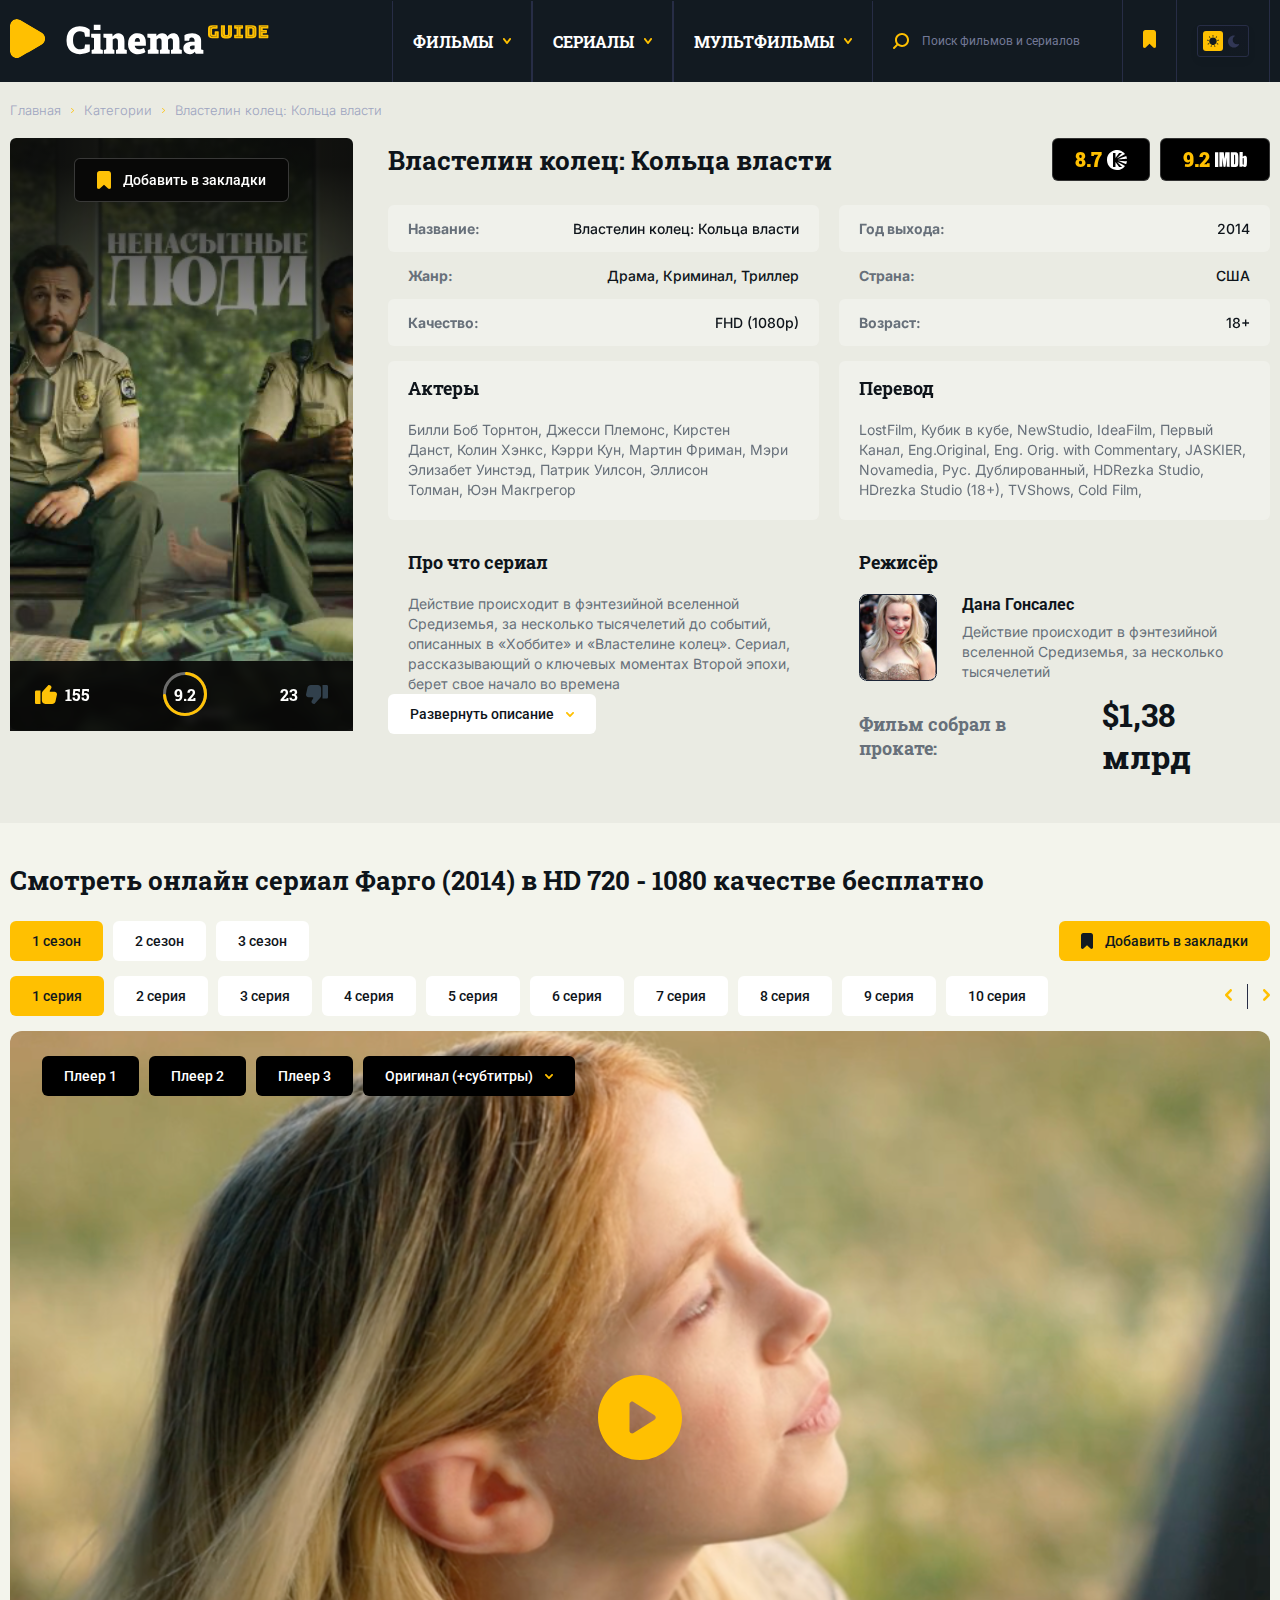
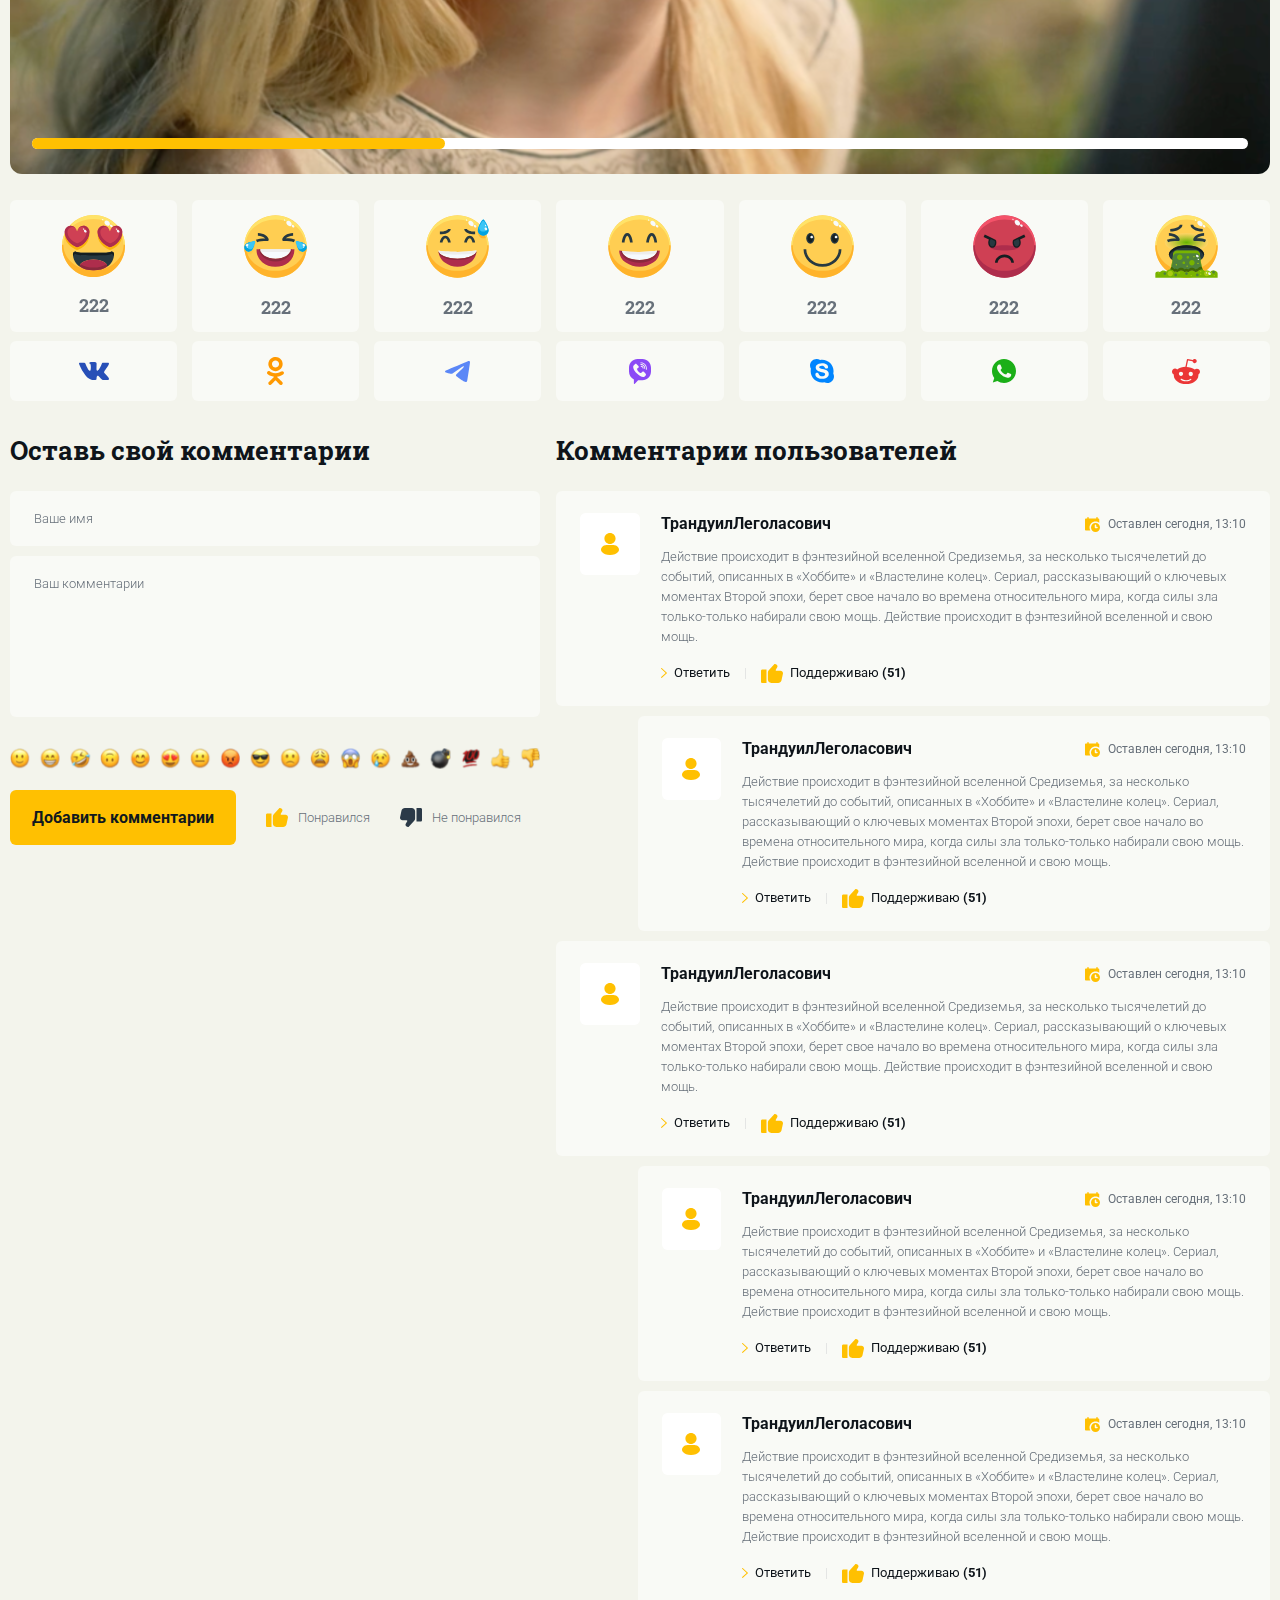
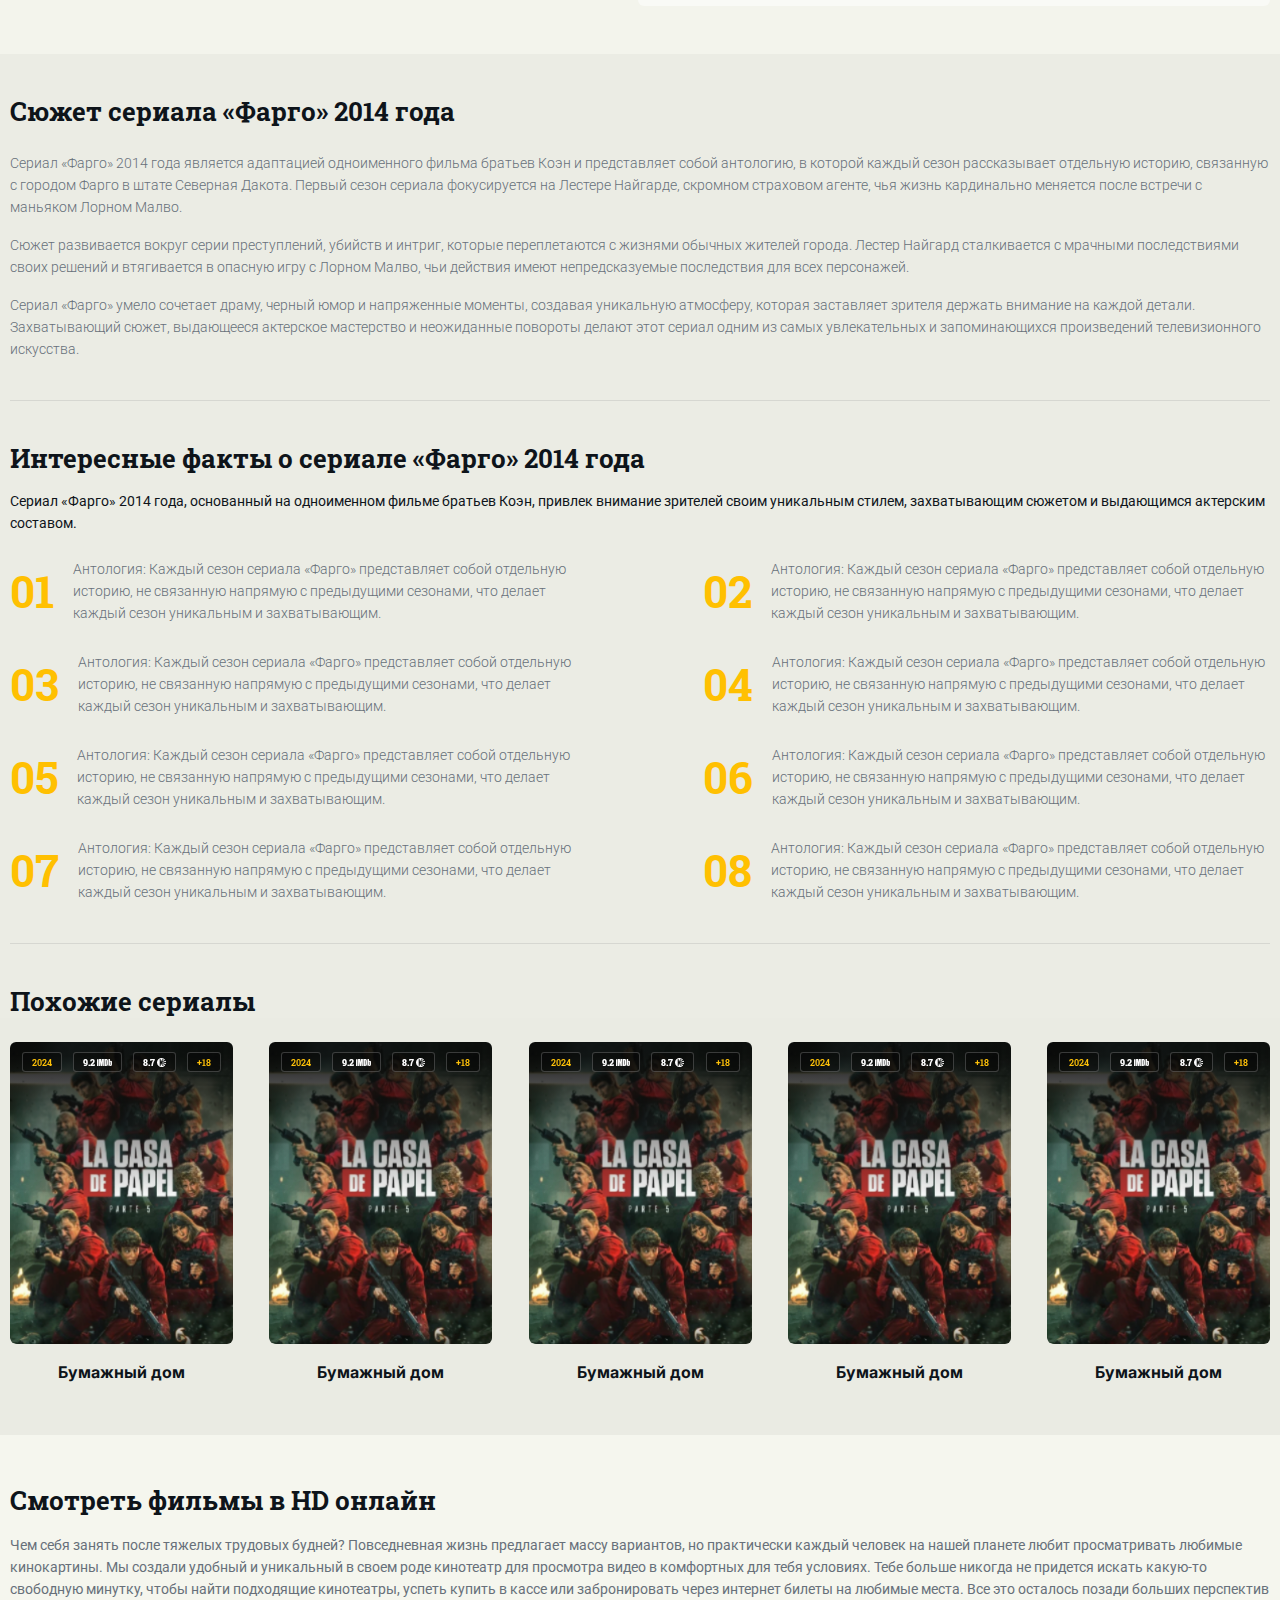
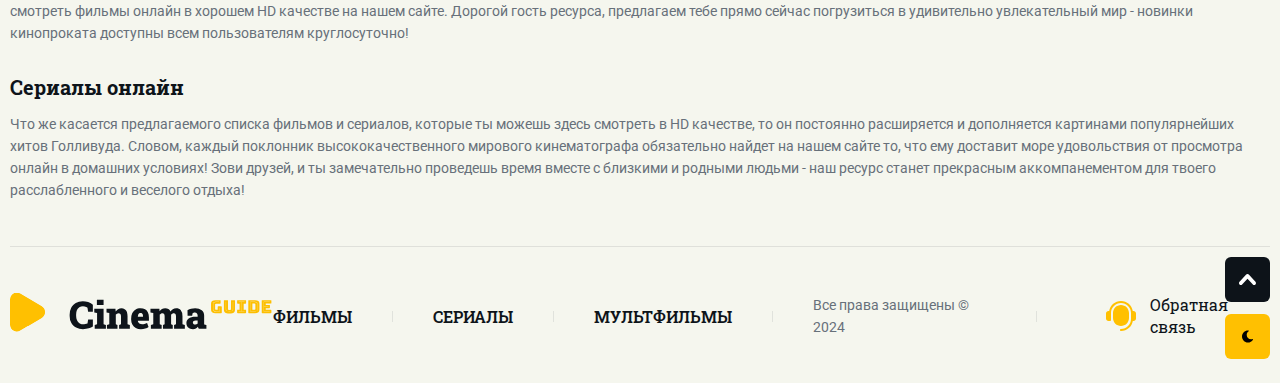
<file: series.html>
<!DOCTYPE html>
<html lang="en">
  <head>
    <meta charset="UTF-8" />
    <meta name="viewport" content="width=device-width, initial-scale=1.0" />
    <title>Властелин колец: Кольца власти | Cinema</title>
    <link rel="stylesheet" href="./styles/main.css" />
    <link rel="stylesheet" href="./styles/movies.css" />
  </head>
  <body>
    <nav>
      <div class="nav_wrapper container">
        <a href="./index.html">
          <img src="./assets/logo.svg" alt="" />
        </a>
        <div class="nav_content">
          <div class="nav_menu">
            <a href="#">
              <div class="nav_menu_item">
                <p>Фильмы</p>
                <img src="./assets/icons/arrow-down.svg" alt="" /></div
            ></a>
            <a href="#">
              <div class="nav_menu_item">
                <p>Сериалы</p>
                <img src="./assets/icons/arrow-down.svg" alt="" /></div
            ></a>
            <a href="#">
              <div class="nav_menu_item">
                <p>Мультфильмы</p>
                <img src="./assets/icons/arrow-down.svg" alt="" /></div
            ></a>
          </div>
          <div class="nav_search">
            <img src="./assets/icons/lupa.svg" alt="" />
            <input type="text" placeholder="Поиск фильмов и сериалов" />
          </div>
          <div class="nav_bookmark">
            <img src="./assets/icons/bookmark.svg" alt="" />
          </div>
          <div class="mode_toggler">
            <div class="mode_toggler_wrapper">
              <div
                class="mode_toggler_btn mode_toggler_btn_active"
                onclick="toggleMode()"
              >
                <svg width="12" height="12">
                  <use xlink:href="#day"></use>
                </svg>
              </div>
              <div
                class="mode_toggler_btn dark_mode_btn"
                onclick="toggleMode()"
              >
                <svg width="11" height="13">
                  <use xlink:href="#night"></use>
                </svg>
              </div>
            </div>
          </div>
          <div class="nav_menu_icon" onclick="toggleMenu()">
            <img src="./assets/icons/mob-menu.svg" alt="" />
          </div>
        </div>
      </div>
      <div class="nav_mob_wrapper">
        <img
          onclick="toggleMenu()"
          class="exit_btn"
          src="./assets/icons/exit.svg"
          alt=""
        />
        <div class="nav_menu">
          <a href="#">
            <div class="nav_menu_item">
              <p>Фильмы</p>
              <img src="./assets/icons/arrow-down.svg" alt="" /></div
          ></a>
          <a href="#">
            <div class="nav_menu_item">
              <p>Сериалы</p>
              <img src="./assets/icons/arrow-down.svg" alt="" /></div
          ></a>
          <a href="#">
            <div class="nav_menu_item">
              <p>Мультфильмы</p>
              <img src="./assets/icons/arrow-down.svg" alt="" /></div
          ></a>
        </div>
        <div class="nav_search">
          <img src="./assets/icons/lupa.svg" alt="" />
          <input type="text" placeholder="Поиск фильмов и сериалов" />
        </div>
        <div class="mode_toggler">
          <div class="mode_toggler_wrapper">
            <div
              class="mode_toggler_btn mode_toggler_btn_active"
              onclick="toggleMode()"
            >
              <svg width="12" height="12">
                <use xlink:href="#day"></use>
              </svg>
            </div>
            <div class="mode_toggler_btn dark_mode_btn" onclick="toggleMode()">
              <svg width="11" height="13">
                <use xlink:href="#night"></use>
              </svg>
            </div>
          </div>
        </div>
      </div>
    </nav>
    <div class="pages_navigation container">
      <a href="./index.html"><p>Главная</p></a>
      <img src="./assets/icons/chev-right.svg" alt="" />
      <a href="./catalog.html"><p>Категории</p></a>
      <img src="./assets/icons/chev-right.svg" alt="" />
      <p class="pages_navigation_active">Властелин колец: Кольца власти</p>
    </div>
    <div class="block_title container movie_name">
      <h3>Властелин колец: Кольца власти</h3>
    </div>
    <div class="movie_descriptions container">
      <div class="movie_description_card">
        <button class="main_btn black_btn">
          <img src="./assets/icons/bookmark.svg" alt="" /> Добавить в закладки
        </button>

        <div class="movie_ratings">
          <div class="movie_rate">
            <img src="./assets/icons/like.svg" alt="" />
            <p>155</p>
          </div>
          <div class="rate">
            <img src="./assets/icons/rate.svg" alt="" />
            <p>9.2</p>
          </div>
          <div class="movie_rate">
            <p>23</p>
            <img src="./assets/icons/dislike.svg" alt="" />
          </div>
        </div>
      </div>
      <div class="movie_descriptions_list">
        <div class="block_title">
          <h3>Властелин колец: Кольца власти</h3>
          <div class="movie_desc_platforms">
            <button class="main_btn black_btn">
              8.7
              <img
                src="./assets/icons/kinopoisk.svg"
                style="width: 20px"
                alt=""
              />
            </button>
            <button class="main_btn black_btn">
              9.2
              <img src="./assets/icons/imdb.svg" style="width: 32px" alt="" />
            </button>
          </div>
        </div>
        <div class="movie_descriptions_list_wrapper">
          <div class="movie_descriptions_list__item">
            <div
              class="movie_descriptions_list__item_desc movie_descriptions_list__item_colored"
            >
              <h4>Название:</h4>
              <p>Властелин колец: Кольца власти</p>
            </div>
            <div class="movie_descriptions_list__item_desc">
              <h4>Жанр:</h4>
              <p>Драма, Криминал, Триллер</p>
            </div>
            <div
              class="movie_descriptions_list__item_desc movie_descriptions_list__item_colored"
            >
              <h4>Качество:</h4>
              <p>FHD (1080p)</p>
            </div>
            <div
              class="movie_descriptions_list__item_desc movie_descriptions_list__item_colored descr_text"
            >
              <div>
                <h3>Актеры</h3>
                <span
                  >Билли Боб Торнтон, Джесси Племонс, Кирстен Данст, Колин
                  Хэнкс, Кэрри Кун, Мартин Фриман, Мэри Элизабет Уинстэд, Патрик
                  Уилсон, Эллисон Толман, Юэн Макгрегор</span
                >
              </div>
            </div>
            <div class="movie_descriptions_list__item_desc descr_text">
              <div>
                <h3>Про что сериал</h3>
                <span
                  >Действие происходит в фэнтезийной вселенной Средиземья, за
                  несколько тысячелетий до событий, описанных в «Хоббите» и
                  «Властелине колец». Сериал, рассказывающий о ключевых моментах
                  Второй эпохи, берет свое начало во времена</span
                >
              </div>
            </div>
            <button class="main_btn">
              Развернуть описание
              <img src="./assets/icons/chev-down.svg" alt="" />
            </button>
          </div>
          <div class="movie_descriptions_list__item">
            <div
              class="movie_descriptions_list__item_desc movie_descriptions_list__item_colored"
            >
              <h4>Год выхода:</h4>
              <p>2014</p>
            </div>
            <div class="movie_descriptions_list__item_desc">
              <h4>Страна:</h4>
              <p>США</p>
            </div>
            <div
              class="movie_descriptions_list__item_desc movie_descriptions_list__item_colored"
            >
              <h4>Возраст:</h4>
              <p>18+</p>
            </div>
            <div
              class="movie_descriptions_list__item_desc movie_descriptions_list__item_colored descr_text"
            >
              <div>
                <h3>Перевод</h3>
                <span
                  >LostFilm, Кубик в кубе, NewStudio, IdeaFilm, Первый Канал,
                  Eng.Original, Eng. Orig. with Commentary, JASKIER, Novamedia,
                  Рус. Дублированный, HDRezka Studio, HDrezka Studio (18+),
                  TVShows, Cold Film,</span
                >
              </div>
            </div>
            <div
              class="movie_descriptions_list__item_desc descr_text about_director_block"
            >
              <div>
                <h3>Режисёр</h3>
                <div class="about_director">
                  <img src="./assets/images/rejisyor.png" alt="" />
                  <div>
                    <p>Дана Гонсалес</p>
                    <span
                      >Действие происходит в фэнтезийной <br />
                      вселенной Средиземья, за несколько <br />
                      тысячелетий
                    </span>
                  </div>
                </div>
              </div>
            </div>
            <div class="movie_cost">
              <p>Фильм собрал в прокате:</p>
              <h4>$1,38 млрд</h4>
            </div>
          </div>
        </div>
      </div>
    </div>
    <div class="movie_player_wrapper">
      <div class="movie_player_container container">
        <div class="block_title sb">
          <h3>
            Смотреть онлайн сериал Фарго (2014) в HD 720 - 1080 качестве
            бесплатно
          </h3>
        </div>
        <div class="seasons_wrapper">
          <div class="seasons_list">
            <button class="main_btn yellow_btn">1 сезон</button>
            <button class="main_btn">2 сезон</button>
            <button class="main_btn">3 сезон</button>
          </div>
          <button class="main_btn yellow_btn">
            <img src="./assets/icons/bookmark-black.svg" alt="" /> Добавить в
            закладки
          </button>
        </div>
        <div class="seasons_wrapper">
          <div class="seasons_list">
            <button class="main_btn yellow_btn">1 серия</button>
            <button class="main_btn">2 серия</button>
            <button class="main_btn">3 серия</button>
            <button class="main_btn">4 серия</button>
            <button class="main_btn">5 серия</button>
            <button class="main_btn">6 серия</button>
            <button class="main_btn">7 серия</button>
            <button class="main_btn">8 серия</button>
            <button class="main_btn">9 серия</button>
            <button class="main_btn">10 серия</button>
          </div>
          <div class="seasons_arrows">
            <div class="seasons_arrow">
              <img src="./assets/icons/chev-left.svg" alt="" />
            </div>
            <div class="b_line"></div>
            <div class="seasons_arrow">
              <img src="./assets/icons/chev-right-s.svg" alt="" />
            </div>
          </div>
        </div>
        <div class="movie_player series_player">
          <div class="movie_player_btns">
            <button class="main_btn black_btn">Плеер 1</button>
            <button class="main_btn black_btn">Плеер 2</button>
            <button class="main_btn black_btn">Плеер 3</button>
            <button class="main_btn black_btn">
              Оригинал (+субтитры)
              <img src="./assets/icons/chev-down.svg" alt="" />
            </button>
          </div>
          <div class="player_icon">
            <img src="./assets/icons/player.svg" alt="" />
          </div>
          <div class="playing_time">
            <div class="playing_time_value"></div>
          </div>
        </div>
        <div class="movie_emotions">
          <div class="movie_emotion">
            <div class="movie_emotion_top">
              <img src="./assets/icons/emotions/1.svg" alt="" />
              <p>222</p>
            </div>
            <div class="movie_emotion_btm">
              <img src="./assets/icons/socials/1.svg" alt="" />
            </div>
          </div>
          <div class="movie_emotion">
            <div class="movie_emotion_top">
              <img src="./assets/icons/emotions/2.svg" alt="" />
              <p>222</p>
            </div>
            <div class="movie_emotion_btm">
              <img src="./assets/icons/socials/2.svg" alt="" />
            </div>
          </div>
          <div class="movie_emotion">
            <div class="movie_emotion_top">
              <img src="./assets/icons/emotions/3.svg" alt="" />
              <p>222</p>
            </div>
            <div class="movie_emotion_btm">
              <img src="./assets/icons/socials/3.svg" alt="" />
            </div>
          </div>
          <div class="movie_emotion">
            <div class="movie_emotion_top">
              <img src="./assets/icons/emotions/4.svg" alt="" />
              <p>222</p>
            </div>
            <div class="movie_emotion_btm">
              <img src="./assets/icons/socials/4.svg" alt="" />
            </div>
          </div>
          <div class="movie_emotion">
            <div class="movie_emotion_top">
              <img src="./assets/icons/emotions/5.svg" alt="" />
              <p>222</p>
            </div>
            <div class="movie_emotion_btm">
              <img src="./assets/icons/socials/5.svg" alt="" />
            </div>
          </div>
          <div class="movie_emotion">
            <div class="movie_emotion_top">
              <img src="./assets/icons/emotions/6.svg" alt="" />
              <p>222</p>
            </div>
            <div class="movie_emotion_btm">
              <img src="./assets/icons/socials/6.svg" alt="" />
            </div>
          </div>
          <div class="movie_emotion">
            <div class="movie_emotion_top">
              <img src="./assets/icons/emotions/7.svg" alt="" />
              <p>222</p>
            </div>
            <div class="movie_emotion_btm">
              <img src="./assets/icons/socials/7.svg" alt="" />
            </div>
          </div>
        </div>
        <div class="movie_comments">
          <div class="movie_comments_form">
            <div class="block_title">
              <h3>Оставь свой комментарии</h3>
            </div>
            <div class="form_input">
              <input type="text" placeholder="Ваше имя" />
            </div>
            <div class="form_input">
              <textarea
                name=""
                id=""
                cols="30"
                rows="10"
                placeholder="Ваш комментарии"
              ></textarea>
            </div>
            <img class="emoji" src="./assets/icons/emoji.png" alt="" />
            <div class="form_actions">
              <button class="main_btn yellow_btn">Добавить комментарии</button>
              <button class="emotion">
                <img src="./assets/icons/like.svg" alt="" />Понравился
              </button>
              <button class="emotion">
                <img src="./assets/icons/dislike.svg" alt="" />Не понравился
              </button>
            </div>
          </div>
          <div class="movie_comments_list">
            <div class="block_title">
              <h3>Комментарии пользователей</h3>
            </div>
            <div class="user_comment">
              <div class="user">
                <img src="./assets/icons/user.svg" alt="" />
              </div>
              <div class="user_comment_content">
                <div class="user_comment_content_top">
                  <h3>ТрандуилЛеголасович</h3>
                  <div class="comment_time">
                    <img src="./assets/icons/date.svg" alt="" />
                    <p>Оставлен сегодня, 13:10</p>
                  </div>
                </div>
                <div class="comment_text">
                  <p>
                    Действие происходит в фэнтезийной вселенной Средиземья, за
                    несколько тысячелетий до событий, описанных в «Хоббите» и
                    «Властелине колец». Сериал, рассказывающий о ключевых
                    моментах Второй эпохи, берет свое начало во времена
                    относительного мира, когда силы зла только-только набирали
                    свою мощь. Действие происходит в фэнтезийной вселенной и
                    свою мощь.
                  </p>
                </div>
                <div class="user_comment_actions">
                  <div class="user_comment_action">
                    <img
                      src="./assets/icons/chev-right.svg"
                      alt=""
                      style="width: 6px"
                    />
                    <p>Ответить</p>
                  </div>
                  <div class="f_line"></div>
                  <div class="user_comment_action">
                    <img src="./assets/icons/like.svg" alt="" />
                    <p>Поддерживаю <b>(51)</b></p>
                  </div>
                </div>
              </div>
            </div>
            <div class="user_comment comment_replay">
              <div class="user">
                <img src="./assets/icons/user.svg" alt="" />
              </div>
              <div class="user_comment_content">
                <div class="user_comment_content_top">
                  <h3>ТрандуилЛеголасович</h3>
                  <div class="comment_time">
                    <img src="./assets/icons/date.svg" alt="" />
                    <p>Оставлен сегодня, 13:10</p>
                  </div>
                </div>
                <div class="comment_text">
                  <p>
                    Действие происходит в фэнтезийной вселенной Средиземья, за
                    несколько тысячелетий до событий, описанных в «Хоббите» и
                    «Властелине колец». Сериал, рассказывающий о ключевых
                    моментах Второй эпохи, берет свое начало во времена
                    относительного мира, когда силы зла только-только набирали
                    свою мощь. Действие происходит в фэнтезийной вселенной и
                    свою мощь.
                  </p>
                </div>
                <div class="user_comment_actions">
                  <div class="user_comment_action">
                    <img
                      src="./assets/icons/chev-right.svg"
                      alt=""
                      style="width: 6px"
                    />
                    <p>Ответить</p>
                  </div>
                  <div class="f_line"></div>
                  <div class="user_comment_action">
                    <img src="./assets/icons/like.svg" alt="" />
                    <p>Поддерживаю <b>(51)</b></p>
                  </div>
                </div>
              </div>
            </div>
            <div class="user_comment">
              <div class="user">
                <img src="./assets/icons/user.svg" alt="" />
              </div>
              <div class="user_comment_content">
                <div class="user_comment_content_top">
                  <h3>ТрандуилЛеголасович</h3>
                  <div class="comment_time">
                    <img src="./assets/icons/date.svg" alt="" />
                    <p>Оставлен сегодня, 13:10</p>
                  </div>
                </div>
                <div class="comment_text">
                  <p>
                    Действие происходит в фэнтезийной вселенной Средиземья, за
                    несколько тысячелетий до событий, описанных в «Хоббите» и
                    «Властелине колец». Сериал, рассказывающий о ключевых
                    моментах Второй эпохи, берет свое начало во времена
                    относительного мира, когда силы зла только-только набирали
                    свою мощь. Действие происходит в фэнтезийной вселенной и
                    свою мощь.
                  </p>
                </div>
                <div class="user_comment_actions">
                  <div class="user_comment_action">
                    <img
                      src="./assets/icons/chev-right.svg"
                      alt=""
                      style="width: 6px"
                    />
                    <p>Ответить</p>
                  </div>
                  <div class="f_line"></div>
                  <div class="user_comment_action">
                    <img src="./assets/icons/like.svg" alt="" />
                    <p>Поддерживаю <b>(51)</b></p>
                  </div>
                </div>
              </div>
            </div>
            <div class="user_comment comment_replay">
              <div class="user">
                <img src="./assets/icons/user.svg" alt="" />
              </div>
              <div class="user_comment_content">
                <div class="user_comment_content_top">
                  <h3>ТрандуилЛеголасович</h3>
                  <div class="comment_time">
                    <img src="./assets/icons/date.svg" alt="" />
                    <p>Оставлен сегодня, 13:10</p>
                  </div>
                </div>
                <div class="comment_text">
                  <p>
                    Действие происходит в фэнтезийной вселенной Средиземья, за
                    несколько тысячелетий до событий, описанных в «Хоббите» и
                    «Властелине колец». Сериал, рассказывающий о ключевых
                    моментах Второй эпохи, берет свое начало во времена
                    относительного мира, когда силы зла только-только набирали
                    свою мощь. Действие происходит в фэнтезийной вселенной и
                    свою мощь.
                  </p>
                </div>
                <div class="user_comment_actions">
                  <div class="user_comment_action">
                    <img
                      src="./assets/icons/chev-right.svg"
                      alt=""
                      style="width: 6px"
                    />
                    <p>Ответить</p>
                  </div>
                  <div class="f_line"></div>
                  <div class="user_comment_action">
                    <img src="./assets/icons/like.svg" alt="" />
                    <p>Поддерживаю <b>(51)</b></p>
                  </div>
                </div>
              </div>
            </div>
            <div class="user_comment comment_replay">
              <div class="user">
                <img src="./assets/icons/user.svg" alt="" />
              </div>
              <div class="user_comment_content">
                <div class="user_comment_content_top">
                  <h3>ТрандуилЛеголасович</h3>
                  <div class="comment_time">
                    <img src="./assets/icons/date.svg" alt="" />
                    <p>Оставлен сегодня, 13:10</p>
                  </div>
                </div>
                <div class="comment_text">
                  <p>
                    Действие происходит в фэнтезийной вселенной Средиземья, за
                    несколько тысячелетий до событий, описанных в «Хоббите» и
                    «Властелине колец». Сериал, рассказывающий о ключевых
                    моментах Второй эпохи, берет свое начало во времена
                    относительного мира, когда силы зла только-только набирали
                    свою мощь. Действие происходит в фэнтезийной вселенной и
                    свою мощь.
                  </p>
                </div>
                <div class="user_comment_actions">
                  <div class="user_comment_action">
                    <img
                      src="./assets/icons/chev-right.svg"
                      alt=""
                      style="width: 6px"
                    />
                    <p>Ответить</p>
                  </div>
                  <div class="f_line"></div>
                  <div class="user_comment_action">
                    <img src="./assets/icons/like.svg" alt="" />
                    <p>Поддерживаю <b>(51)</b></p>
                  </div>
                </div>
              </div>
            </div>
          </div>
        </div>
      </div>
    </div>

    <div class="about_movie_wrapper">
      <div class="about_movie_container container">
        <div class="block_title">
          <h3>Сюжет сериала «Фарго» 2014 года</h3>
        </div>
        <p>
          Сериал «Фарго» 2014 года является адаптацией одноименного фильма
          братьев Коэн и представляет собой антологию, в которой каждый сезон
          рассказывает отдельную историю, связанную с городом Фарго в штате
          Северная Дакота. Первый сезон сериала фокусируется на Лестере
          Найгарде, скромном страховом агенте, чья жизнь кардинально меняется
          после встречи с маньяком Лорном Малво.
        </p>

        <p>
          Сюжет развивается вокруг серии преступлений, убийств и интриг, которые
          переплетаются с жизнями обычных жителей города. Лестер Найгард
          сталкивается с мрачными последствиями своих решений и втягивается в
          опасную игру с Лорном Малво, чьи действия имеют непредсказуемые
          последствия для всех персонажей.
        </p>
        <p>
          Сериал «Фарго» умело сочетает драму, черный юмор и напряженные
          моменты, создавая уникальную атмосферу, которая заставляет зрителя
          держать внимание на каждой детали. Захватывающий сюжет, выдающееся
          актерское мастерство и неожиданные повороты делают этот сериал одним
          из самых увлекательных и запоминающихся произведений телевизионного
          искусства.
        </p>
        <div class="line"></div>
        <div class="block_title">
          <div>
            <h3>Интересные факты о сериале «Фарго» 2014 года</h3>
            <h5>
              Сериал «Фарго» 2014 года, основанный на одноименном фильме братьев
              Коэн, привлек внимание зрителей своим уникальным стилем,
              захватывающим сюжетом и выдающимся актерским составом.
            </h5>
          </div>
        </div>
        <div class="movie_facts">
          <div class="movie_facts_left">
            <div class="movie_fact">
              <h3>01</h3>
              <p>
                Антология: Каждый сезон сериала «Фарго» представляет собой
                отдельную историю, не связанную напрямую с предыдущими сезонами,
                что делает каждый сезон уникальным и захватывающим.
              </p>
            </div>
            <div class="movie_fact">
              <h3>03</h3>
              <p>
                Антология: Каждый сезон сериала «Фарго» представляет собой
                отдельную историю, не связанную напрямую с предыдущими сезонами,
                что делает каждый сезон уникальным и захватывающим.
              </p>
            </div>
            <div class="movie_fact">
              <h3>05</h3>
              <p>
                Антология: Каждый сезон сериала «Фарго» представляет собой
                отдельную историю, не связанную напрямую с предыдущими сезонами,
                что делает каждый сезон уникальным и захватывающим.
              </p>
            </div>
            <div class="movie_fact">
              <h3>07</h3>
              <p>
                Антология: Каждый сезон сериала «Фарго» представляет собой
                отдельную историю, не связанную напрямую с предыдущими сезонами,
                что делает каждый сезон уникальным и захватывающим.
              </p>
            </div>
          </div>
          <div class="movie_facts_right">
            <div class="movie_fact">
              <h3>02</h3>
              <p>
                Антология: Каждый сезон сериала «Фарго» представляет собой
                отдельную историю, не связанную напрямую с предыдущими сезонами,
                что делает каждый сезон уникальным и захватывающим.
              </p>
            </div>
            <div class="movie_fact">
              <h3>04</h3>
              <p>
                Антология: Каждый сезон сериала «Фарго» представляет собой
                отдельную историю, не связанную напрямую с предыдущими сезонами,
                что делает каждый сезон уникальным и захватывающим.
              </p>
            </div>
            <div class="movie_fact">
              <h3>06</h3>
              <p>
                Антология: Каждый сезон сериала «Фарго» представляет собой
                отдельную историю, не связанную напрямую с предыдущими сезонами,
                что делает каждый сезон уникальным и захватывающим.
              </p>
            </div>
            <div class="movie_fact">
              <h3>08</h3>
              <p>
                Антология: Каждый сезон сериала «Фарго» представляет собой
                отдельную историю, не связанную напрямую с предыдущими сезонами,
                что делает каждый сезон уникальным и захватывающим.
              </p>
            </div>
          </div>
        </div>
        <div class="line"></div>
        <div class="block_title">
          <h3>Похожие сериалы</h3>
        </div>
      </div>
    </div>
    <div class="recommend_movies container">
      <div class="movie_card">
        <div class="movie_card_img">
          <div class="movie_card_desc">
            <div class="movie_card_desc_item">
              <p>2024</p>
            </div>
            <div class="movie_card_desc_rate">
              <p>9.2</p>
              <img src="./assets/icons/imdb.svg" alt="" />
            </div>
            <div class="movie_card_desc_rate">
              <p>8.7</p>
              <img src="./assets/icons/kinopoisk.svg" alt="" />
            </div>
            <div class="movie_card_desc_item">
              <p>+18</p>
            </div>
          </div>
        </div>
        <div class="movie_card_name">
          <p>Бумажный дом</p>
        </div>
      </div>
      <div class="movie_card">
        <div class="movie_card_img">
          <div class="movie_card_desc">
            <div class="movie_card_desc_item">
              <p>2024</p>
            </div>
            <div class="movie_card_desc_rate">
              <p>9.2</p>
              <img src="./assets/icons/imdb.svg" alt="" />
            </div>
            <div class="movie_card_desc_rate">
              <p>8.7</p>
              <img src="./assets/icons/kinopoisk.svg" alt="" />
            </div>
            <div class="movie_card_desc_item">
              <p>+18</p>
            </div>
          </div>
        </div>
        <div class="movie_card_name">
          <p>Бумажный дом</p>
        </div>
      </div>
      <div class="movie_card">
        <div class="movie_card_img">
          <div class="movie_card_desc">
            <div class="movie_card_desc_item">
              <p>2024</p>
            </div>
            <div class="movie_card_desc_rate">
              <p>9.2</p>
              <img src="./assets/icons/imdb.svg" alt="" />
            </div>
            <div class="movie_card_desc_rate">
              <p>8.7</p>
              <img src="./assets/icons/kinopoisk.svg" alt="" />
            </div>
            <div class="movie_card_desc_item">
              <p>+18</p>
            </div>
          </div>
        </div>
        <div class="movie_card_name">
          <p>Бумажный дом</p>
        </div>
      </div>
      <div class="movie_card">
        <div class="movie_card_img">
          <div class="movie_card_desc">
            <div class="movie_card_desc_item">
              <p>2024</p>
            </div>
            <div class="movie_card_desc_rate">
              <p>9.2</p>
              <img src="./assets/icons/imdb.svg" alt="" />
            </div>
            <div class="movie_card_desc_rate">
              <p>8.7</p>
              <img src="./assets/icons/kinopoisk.svg" alt="" />
            </div>
            <div class="movie_card_desc_item">
              <p>+18</p>
            </div>
          </div>
        </div>
        <div class="movie_card_name">
          <p>Бумажный дом</p>
        </div>
      </div>
      <div class="movie_card">
        <div class="movie_card_img">
          <div class="movie_card_desc">
            <div class="movie_card_desc_item">
              <p>2024</p>
            </div>
            <div class="movie_card_desc_rate">
              <p>9.2</p>
              <img src="./assets/icons/imdb.svg" alt="" />
            </div>
            <div class="movie_card_desc_rate">
              <p>8.7</p>
              <img src="./assets/icons/kinopoisk.svg" alt="" />
            </div>
            <div class="movie_card_desc_item">
              <p>+18</p>
            </div>
          </div>
        </div>
        <div class="movie_card_name">
          <p>Бумажный дом</p>
        </div>
      </div>
      <div class="movie_card">
        <div class="movie_card_img">
          <div class="movie_card_desc">
            <div class="movie_card_desc_item">
              <p>2024</p>
            </div>
            <div class="movie_card_desc_rate">
              <p>9.2</p>
              <img src="./assets/icons/imdb.svg" alt="" />
            </div>
            <div class="movie_card_desc_rate">
              <p>8.7</p>
              <img src="./assets/icons/kinopoisk.svg" alt="" />
            </div>
            <div class="movie_card_desc_item">
              <p>+18</p>
            </div>
          </div>
        </div>
        <div class="movie_card_name">
          <p>Бумажный дом</p>
        </div>
      </div>
    </div>

    <footer class="movie_page_footer">
      <div class="footer_wrapper container">
        <div class="footer_text">
          <h3>Смотреть фильмы в HD онлайн</h3>
          <p>
            Чем себя занять после тяжелых трудовых будней? Повседневная жизнь
            предлагает массу вариантов, но практически каждый человек на нашей
            планете любит просматривать любимые кинокартины. Мы создали удобный
            и уникальный в своем роде кинотеатр для просмотра видео в комфортных
            для тебя условиях. Тебе больше никогда не придется искать какую-то
            свободную минутку, чтобы найти подходящие кинотеатры, успеть купить
            в кассе или забронировать через интернет билеты на любимые места.
            Все это осталось позади больших перспектив смотреть фильмы онлайн в
            хорошем HD качестве на нашем сайте. Дорогой гость ресурса,
            предлагаем тебе прямо сейчас погрузиться в удивительно увлекательный
            мир - новинки кинопроката доступны всем пользователям круглосуточно!
          </p>
        </div>
        <div class="footer_text">
          <h4>Сериалы онлайн</h4>
          <p>
            Что же касается предлагаемого списка фильмов и сериалов, которые ты
            можешь здесь смотреть в HD качестве, то он постоянно расширяется и
            дополняется картинами популярнейших хитов Голливуда. Словом, каждый
            поклонник высококачественного мирового кинематографа обязательно
            найдет на нашем сайте то, что ему доставит море удовольствия от
            просмотра онлайн в домашних условиях! Зови друзей, и ты замечательно
            проведешь время вместе с близкими и родными людьми - наш ресурс
            станет прекрасным аккомпанементом для твоего расслабленного и
            веселого отдыха!
          </p>
        </div>
        <div class="footer_menu">
          <div class="footer_actions">
            <div class="footer_action" id="scrollToTopBtn">
              <img src="./assets/icons/chev-top.svg" alt="" />
            </div>
            <div class="footer_action" onclick="toggleMode()">
              <svg width="11" height="13" class="darl_f_logo">
                <use xlink:href="#night"></use>
              </svg>
              <svg width="12" height="12" class="light_f_logo">
                <use xlink:href="#day"></use>
              </svg>
            </div>
          </div>
          <a href="./index.html">
            <img class="darl_f_logo" src="./assets/logo.dark.svg" alt="" />
            <img class="light_f_logo" src="./assets/logo.svg" alt="" />
          </a>
          <div class="footer_menu_list">
            <a href="#"><p>Фильмы</p></a>
            <div class="f_line"></div>
            <a href="#"><p>Сериалы</p></a>
            <div class="f_line"></div>
            <a href="#"><p>Мультфильмы</p></a>
            <div class="f_line"></div>
            <p class="copyright">Все права защищены © 2024</p>
            <div class="f_line"></div>
            <div class="contact_btn">
              <img src="./assets/icons/contact.svg" alt="" />
              <p>Обратная связь</p>
            </div>
          </div>
        </div>
      </div>
    </footer>

    <!-- svg -->
    <svg style="display: none">
      <symbol id="day" viewBox="0 0 12 12">
        <path
          id="Vector"
          d="M9.73 6.16C9.73 6.91 9.51 7.64 9.1 8.26C8.69 8.88 8.11 9.37 7.43 9.66C6.75 9.95 6 10.02 5.27 9.88C4.55 9.73 3.88 9.37 3.36 8.84C2.84 8.31 2.48 7.64 2.34 6.91C2.19 6.17 2.26 5.41 2.55 4.72C2.83 4.03 3.3 3.44 3.92 3.02C4.53 2.6 5.25 2.38 5.99 2.38C6.98 2.38 7.93 2.78 8.63 3.48C9.33 4.19 9.72 5.16 9.73 6.16ZM5.99 1.78C6.09 1.78 6.19 1.74 6.26 1.67C6.34 1.59 6.38 1.49 6.38 1.39L6.38 0.39C6.38 0.28 6.34 0.18 6.26 0.11C6.19 0.04 6.09 0 5.99 0C5.89 0 5.79 0.04 5.72 0.11C5.64 0.18 5.6 0.28 5.6 0.39L5.6 1.38C5.6 1.43 5.61 1.49 5.63 1.54C5.65 1.58 5.68 1.63 5.71 1.66C5.75 1.7 5.79 1.73 5.84 1.75C5.89 1.77 5.94 1.78 5.99 1.78ZM2.66 2.76C2.7 2.81 2.74 2.84 2.8 2.87C2.85 2.89 2.91 2.9 2.96 2.9C3.05 2.9 3.14 2.87 3.21 2.81C3.25 2.78 3.29 2.74 3.31 2.69C3.34 2.64 3.35 2.59 3.36 2.54C3.36 2.49 3.35 2.44 3.34 2.39C3.32 2.34 3.3 2.29 3.26 2.25L2.64 1.48C2.6 1.44 2.56 1.41 2.52 1.38C2.47 1.36 2.42 1.34 2.37 1.34C2.32 1.34 2.27 1.34 2.22 1.36C2.17 1.37 2.12 1.4 2.08 1.43C2.04 1.47 2.01 1.51 1.99 1.55C1.96 1.6 1.95 1.65 1.95 1.7C1.94 1.75 1.95 1.81 1.96 1.86C1.98 1.91 2 1.95 2.04 1.99L2.66 2.76ZM1.36 5.73C1.46 5.74 1.56 5.71 1.64 5.64C1.72 5.57 1.77 5.47 1.78 5.37C1.79 5.27 1.75 5.16 1.69 5.08C1.62 5 1.53 4.95 1.42 4.94L0.46 4.77C0.41 4.76 0.35 4.76 0.3 4.77C0.25 4.79 0.21 4.81 0.16 4.84C0.12 4.87 0.08 4.9 0.06 4.95C0.03 4.99 0.01 5.04 0 5.09C-0.01 5.15 -0.01 5.2 0 5.25C0.02 5.3 0.04 5.35 0.07 5.39C0.1 5.43 0.13 5.47 0.18 5.5C0.22 5.53 0.27 5.55 0.32 5.56L1.29 5.73C1.31 5.73 1.33 5.73 1.36 5.73ZM1.72 8.21L0.87 8.71C0.79 8.75 0.72 8.82 0.69 8.9C0.65 8.98 0.64 9.08 0.67 9.16C0.69 9.25 0.74 9.33 0.81 9.38C0.89 9.43 0.97 9.46 1.06 9.45C1.13 9.45 1.2 9.44 1.26 9.4L2.12 8.9C2.21 8.84 2.28 8.76 2.3 8.66C2.33 8.55 2.32 8.45 2.27 8.35C2.21 8.26 2.13 8.2 2.03 8.17C1.93 8.14 1.82 8.15 1.73 8.21L1.72 8.21ZM4.52 10.28C4.47 10.26 4.42 10.25 4.37 10.26C4.31 10.26 4.26 10.27 4.22 10.29C4.17 10.32 4.13 10.35 4.09 10.39C4.06 10.43 4.03 10.47 4.02 10.52L3.68 11.46C3.66 11.51 3.65 11.56 3.66 11.61C3.66 11.67 3.67 11.72 3.69 11.76C3.71 11.81 3.74 11.85 3.78 11.89C3.82 11.93 3.87 11.95 3.91 11.97C3.96 11.99 4 12 4.05 12C4.13 12 4.21 11.97 4.27 11.92C4.34 11.88 4.39 11.81 4.42 11.73L4.75 10.8C4.77 10.75 4.78 10.69 4.78 10.64C4.78 10.59 4.77 10.54 4.74 10.49C4.72 10.44 4.69 10.4 4.65 10.36C4.61 10.33 4.57 10.3 4.52 10.28ZM7.98 10.52C7.94 10.42 7.87 10.34 7.77 10.29C7.68 10.25 7.57 10.24 7.47 10.28C7.38 10.31 7.3 10.39 7.25 10.48C7.21 10.58 7.2 10.69 7.24 10.79L7.57 11.72C7.6 11.8 7.65 11.87 7.72 11.92C7.78 11.96 7.86 11.99 7.94 11.99C7.99 11.99 8.03 11.98 8.08 11.96C8.13 11.94 8.17 11.92 8.21 11.88C8.24 11.85 8.28 11.81 8.3 11.76C8.32 11.71 8.33 11.66 8.33 11.61C8.34 11.56 8.33 11.51 8.31 11.46L7.98 10.52ZM11.12 8.71L10.27 8.21C10.18 8.16 10.07 8.15 9.97 8.18C9.87 8.2 9.79 8.27 9.74 8.36C9.69 8.45 9.67 8.56 9.7 8.66C9.73 8.77 9.79 8.85 9.88 8.9L10.74 9.4C10.79 9.44 10.86 9.45 10.93 9.45C11.02 9.46 11.11 9.43 11.18 9.38C11.25 9.33 11.3 9.25 11.33 9.16C11.35 9.08 11.34 8.98 11.3 8.9C11.27 8.82 11.2 8.75 11.12 8.71ZM11.99 5.09C11.98 5.04 11.96 4.99 11.93 4.94C11.91 4.9 11.87 4.86 11.83 4.83C11.79 4.8 11.74 4.78 11.69 4.77C11.64 4.76 11.58 4.76 11.53 4.77L10.57 4.94C10.46 4.95 10.37 5 10.3 5.08C10.24 5.16 10.2 5.26 10.21 5.37C10.22 5.47 10.27 5.57 10.35 5.63C10.43 5.7 10.53 5.73 10.63 5.72L10.7 5.72L11.67 5.55C11.72 5.54 11.77 5.53 11.81 5.5C11.86 5.47 11.9 5.43 11.93 5.39C11.96 5.35 11.98 5.3 11.99 5.25C12 5.19 12 5.14 11.99 5.09ZM9.02 2.9C9.08 2.9 9.14 2.89 9.19 2.86C9.24 2.84 9.29 2.8 9.33 2.76L9.96 1.99C9.99 1.95 10.01 1.91 10.03 1.86C10.05 1.81 10.05 1.75 10.05 1.7C10.04 1.65 10.03 1.6 10 1.55C9.98 1.51 9.95 1.47 9.91 1.43C9.87 1.4 9.82 1.37 9.77 1.36C9.72 1.34 9.67 1.34 9.62 1.34C9.57 1.34 9.52 1.36 9.47 1.38C9.43 1.41 9.39 1.44 9.35 1.48L8.72 2.24C8.69 2.28 8.66 2.33 8.65 2.38C8.63 2.43 8.63 2.48 8.63 2.54C8.63 2.59 8.65 2.64 8.67 2.69C8.7 2.73 8.73 2.77 8.77 2.81C8.84 2.87 8.93 2.9 9.02 2.9Z"
          fill-opacity="1.000000"
          fill-rule="nonzero"
        />
      </symbol>
      <symbol id="night" viewBox="0 0 11 12">
        <path
          id="Vector"
          d="M10.91 8.68C10.8 8.55 10.62 8.5 10.47 8.55C10.03 8.71 9.56 8.79 9.06 8.79C6.67 8.79 4.72 6.82 4.72 4.39C4.72 2.93 5.43 1.58 6.62 0.76C6.76 0.67 6.82 0.5 6.79 0.34C6.75 0.18 6.62 0.06 6.46 0.03C6.27 0 6.09 0 5.9 0C2.65 0 0 2.69 0 6C0 9.3 2.65 12 5.9 12C7.97 12 9.86 10.93 10.94 9.14C11.02 9 11.01 8.81 10.91 8.68Z"
          fill-opacity="1.000000"
          fill-rule="nonzero"
        />
      </symbol>
    </svg>
    <script src="./scripts/main.js"></script>
  </body>
</html>
</file>
<file: styles/main.css>
@import url("https://fonts.googleapis.com/css2?family=Roboto+Slab:wght@100..900&display=swap");
@import url("https://fonts.googleapis.com/css2?family=Roboto:ital,wght@0,100;0,300;0,400;0,500;0,700;0,900;1,100;1,300;1,400;1,500;1,700;1,900&display=swap");
@import url("https://fonts.googleapis.com/css2?family=Inter:ital,opsz,wght@0,14..32,100..900;1,14..32,100..900&display=swap");
@import url(./index.css);
* {
  margin: 0;
  padding: 0;
  box-sizing: border-box;
}

body {
  background: #eaebe3;
}
a {
  text-decoration: none;
}
input,
textarea {
  border: none;
  outline: none;
}
button {
  cursor: pointer;
  transition: all 0.4s ease;
}

.container {
  width: 100%;
  max-width: 1420px;
  margin: 0 auto;
}
nav {
  background: rgb(18, 26, 33);
}

.nav_wrapper {
  display: flex;
  align-items: center;
  justify-content: space-between;
}
.nav_content {
  display: flex;
  align-items: center;
}
.nav_menu {
  display: flex;
  align-items: center;
}
.nav_menu_item {
  display: flex;
  align-items: center;
  gap: 10px;
  padding: 30px 45px 30px 50px;
  border-left: 1px solid rgb(39, 45, 70);
  height: 100%;
}
.nav_menu_item:last-child {
  border-right: 1px solid rgb(39, 45, 70);
}
.dark_mode .nav_menu_item:last-child {
  border-right: 1px solid rgb(39, 45, 70, 0.5);
}

.nav_menu_item p {
  color: rgb(255, 255, 255);
  font-family: Roboto Slab;
  font-size: 16px;
  font-weight: 700;
  line-height: 21px;
  letter-spacing: 0%;
  text-align: left;
  text-transform: uppercase;
}
.nav_search {
  padding: 33px 40px;
  border-right: 1px solid rgb(39, 45, 70);
  display: flex;
  align-items: center;
  gap: 13px;
}

.nav_search input {
  height: 100%;
  background: transparent;
  color: #fff;
  font-family: Roboto;
  font-size: 12px;
  font-weight: 400;
  line-height: 14px;
  letter-spacing: 0%;
  text-align: left;
  width: 180px;
}

.nav_search input::placeholder {
  color: rgb(114, 121, 151);
}

.nav_bookmark {
  border-right: 1px solid rgb(39, 45, 70);
  cursor: pointer;
  padding: 30px 32px;
}
.dark_mode .nav_bookmark {
  border-right: 1px solid rgb(39, 45, 70, 0.5);
}

.mode_toggler_btn svg * {
  fill: #313755;
}
.mode_toggler_btn {
  width: 20px;
  height: 20px;
  border-radius: 3px;
  display: flex;
  align-items: center;
  justify-content: center;
  cursor: pointer;
}

.mode_toggler_btn_active {
  background: rgb(255, 192, 1);
}
.dark_mode .dark_mode_btn {
  background: rgb(255, 192, 1);
}
.dark_mode .mode_toggler_btn_active {
  background: transparent;
}
.dark_mode .mode_toggler_btn_active svg * {
  fill: #313755;
}
.dark_mode {
  background: #111a21 !important;
}
.mode_toggler_wrapper {
  display: flex;
  align-items: center;
  box-sizing: border-box;
  border: 1px solid rgb(39, 45, 70);
  border-radius: 3px;

  box-shadow: 0px 4px 8px 0px rgba(0, 0, 0, 0.05);
  background: linear-gradient(
    191.57deg,
    rgba(19, 23, 40, 0.7) -51.464%,
    rgba(19, 23, 40, 0) 93.213%
  );
  padding: 5px;
}
.mode_toggler {
  border-right: 1px solid rgb(39, 45, 70);
  padding: 25px 26px;
}
.dark_mode .mode_toggler {
  border-right: 1px solid rgb(39, 45, 70, 0.5);
}

.mode_toggler_btn_active svg * {
  fill: #121a21;
}

.pages_navigation {
  display: flex;
  align-items: center;
  gap: 10px;
  padding: 20px 0;
}
.pages_navigation p {
  font-family: Inter;
  font-size: 13px;
  font-weight: 300;
  line-height: 16px;
  letter-spacing: 0%;
  text-align: left;
  color: rgb(157, 164, 192);
}
.dark_mode .pages_navigation_active {
  color: rgb(255, 255, 255);
}
.pages_navigation_active {
  color: rgb(113, 116, 124);
}
.block_title h3 {
  color: rgb(14, 20, 26);
  font-family: Roboto Slab;
  font-size: 26px;
  font-weight: 700;
  line-height: 34px;
  letter-spacing: 0%;
  text-align: left;
}
.dark_mode .block_title h3 {
  color: rgb(255, 255, 255);
}
.block_title {
  display: flex;
  align-items: center;
  gap: 20px;
  margin-bottom: 24px;
}
.filter_btns {
  display: flex;
  align-items: center;
  gap: 10px;
}
.filter_btns button:hover {
  background: rgb(255, 192, 1);
  transition: all 0.4s ease;
}

.main_btn {
  border-radius: 6px;
  padding: 12px 22px 12px 22px;
  background: rgb(255, 255, 255);
  color: rgb(14, 20, 26);
  font-family: Roboto;
  font-size: 14px;
  font-weight: 500;
  line-height: 16px;
  letter-spacing: 0%;
  text-align: center;
  border: none;
  cursor: pointer;
}
.dark_mode .main_btn {
  box-sizing: border-box;
  border: 2px solid rgb(29, 38, 56);
  border-radius: 6px;
  background: transparent;
  color: #fff;
}

.yellow_btn {
  background: rgb(255, 192, 1) !important;
  border: none !important;
  color: rgb(16, 24, 30) !important;
}
.movies_container {
  display: grid;
  grid-template-columns: repeat(6, 1fr);
  gap: 10px 20px;
}

.movie_card_img {
  border-radius: 6px;

  background: linear-gradient(
      180deg,
      rgba(0, 0, 1, 0.9) 4.801%,
      rgba(6, 10, 32, 0) 51.987%
    ),
    url(../assets/images/movie.png);
  background-size: cover;
  width: 223px;
  height: 302px;
  opacity: 0.97;
}

.movie_card_desc {
  padding: 10px 12px;
  display: flex;
  align-items: center;
  justify-content: space-between;
}
.movie_card_desc div {
  height: 20px;
  padding: 0 9px;
  box-sizing: border-box;
  border: 0.52px solid rgba(255, 255, 255, 0.2);
  border-radius: 3.15px;

  background: rgba(0, 0, 0, 0.5);
  display: flex;
  align-items: center;
  gap: 2px;
}
.movie_card_desc_item p {
  color: rgb(255, 192, 1);
  font-family: Roboto Slab;
  font-size: 9.44px;
  font-weight: 600;

  letter-spacing: 0%;
  text-align: center;
}

.movie_card_desc_rate p {
  color: rgb(255, 255, 255);
  font-family: Roboto Slab;
  font-size: 9.44px;
  font-weight: 900;

  letter-spacing: 0%;
  text-align: left;
}
.movie_card_name {
  padding: 19px 0;
}
.movie_card_name p {
  color: rgb(14, 20, 26);
  font-family: Inter;
  font-size: 16px;
  font-weight: 700;
  line-height: 19px;
  letter-spacing: 0%;
  text-align: center;
}
.dark_mode .movie_card_name p {
  color: #fff;
}

.movie_card {
  cursor: pointer;
}

.main_btn {
  display: flex;
  align-items: center;
  gap: 12px;
}
.center {
  display: flex;
  align-items: center;
  justify-content: center;
  padding-top: 10px;
}
footer {
  background: rgb(236, 238, 225);
  margin-top: 34px;
  padding: 48px 0 40px;
}
.dark_mode footer {
  background: rgb(14, 20, 26);
}
.footer_text p {
  color: rgb(103, 112, 122);
  font-family: Roboto;
  font-size: 14px;
  font-weight: 400;
  line-height: 22px;
  letter-spacing: 0%;
  text-align: left;
}
.dark_mode .footer_text p {
  color: rgb(174, 180, 209);
}
.footer_text {
  margin-bottom: 30px;
}
.footer_text h3 {
  margin-bottom: 17px;
  color: rgb(14, 20, 26);
  font-family: Roboto Slab;
  font-size: 26px;
  font-weight: 700;
  line-height: 34px;
  letter-spacing: 0%;
  text-align: left;
}
.footer_text h4 {
  color: rgb(14, 20, 26);
  font-family: Roboto Slab;
  font-size: 20px;
  font-weight: 700;
  line-height: 26px;
  letter-spacing: 0%;
  text-align: left;
  margin-bottom: 13px;
}
.dark_mode .footer_text h4,
.dark_mode .footer_text h3 {
  color: #fff;
}

.footer_menu {
  margin-top: 45px;
  border-top: 1px solid rgb(28, 33, 53, 0.1);
  padding-top: 42px;
}
.footer_menu {
  display: flex;
  align-items: center;
  justify-content: space-between;
}
.footer_menu_list {
  display: flex;
  align-items: center;
  gap: 40px;
}
.footer_menu_list a p {
  color: rgb(14, 20, 26);
  font-family: Roboto Slab;
  font-size: 16px;
  font-weight: 600;
  line-height: 21px;
  letter-spacing: 0%;
  text-align: left;
  text-transform: uppercase;
}
.dark_mode .footer_menu_list a p {
  color: rgb(255, 255, 255);
}
.f_line {
  height: 11px;
  width: 1px;
  background: rgb(39, 45, 70, 0.1);
}
.dark_mode .f_line {
  background: rgb(39, 45, 70);
}

.copyright {
  color: rgb(103, 112, 122);
  font-family: Roboto;
  font-size: 14px;
  font-weight: 400;
  line-height: 22px;
  letter-spacing: 0%;
  text-align: left;
}
.dark_mode .copyright {
  color: rgb(174, 180, 209);
}
.contact_btn {
  display: flex;
  align-items: center;
  gap: 14px;
  cursor: pointer;
  padding-left: 30px;
}
.contact_btn p {
  color: rgb(14, 20, 26);
  font-family: Roboto Slab;
  font-size: 16px;
  font-weight: 400;
  line-height: 22px;
  letter-spacing: 0%;
  text-align: left;
}
.dark_mode .contact_btn p {
  color: rgb(255, 255, 255);
}
.footer_menu {
  position: relative;
}
.light_f_logo {
  display: none;
}
.dark_mode .light_f_logo {
  display: block;
}
.dark_mode .darl_f_logo {
  display: none;
}
.footer_actions {
  display: flex;
  flex-direction: column;
  gap: 12px;
  position: absolute;
  right: -75px;
  top: -102px;
}
.footer_action {
  cursor: pointer;
  border-radius: 6px;
  width: 45px;
  height: 45px;
  display: flex;
  align-items: center;
  justify-content: center;
}

.footer_actions .footer_action:first-child {
  background: rgb(13, 19, 25);
}
.dark_mode .footer_actions .footer_action:first-child {
  border-radius: 6px;

  background: rgb(30, 42, 53);
}
.footer_actions .footer_action:last-child {
  background: rgb(255, 192, 1);
}
.secondary_nav {
  background: rgb(247, 248, 239, 0.7);
}

.secondary_nav .footer_menu {
  border: none;
  margin: 0;
  padding: 0;
}
.not_found_wrapper {
  display: flex;
  flex-direction: column;
  align-items: center;
  justify-content: center;
  padding-bottom: 103px;
}
.not_found_wrapper h1 {
  color: rgb(14, 20, 26);
  font-family: Roboto Slab;
  font-size: 32px;
  font-weight: 700;
  line-height: 42px;
  letter-spacing: 0%;
  text-align: center;
  margin-top: -70px;
}
.dark_mode .not_found_wrapper h1 {
  color: rgb(255, 255, 255);
}
.not_found_wrapper p {
  margin-top: 32px;
  font-family: Inter;
  font-size: 18px;
  font-weight: 300;
  line-height: 30px;
  letter-spacing: 0%;
  text-align: center;
  color: rgb(103, 112, 122);
}
.dark_mode .not_found_wrapper p {
  color: rgb(174, 180, 209);
}
.not_found_wrapper p a {
  color: rgb(255, 192, 1);
  text-decoration: underline;
}

.black_btn {
  box-sizing: border-box;
  border: 0.52px solid rgba(255, 255, 255, 0.2);
  border-radius: 6px;

  backdrop-filter: blur(4px);
  background: rgba(0, 0, 0);
  color: rgb(255, 255, 255);
}

.secondary_nav .footer_text {
  display: none;
}
/*  */

@media only screen and (max-width: 1500px) {
  .container {
    padding-left: 10px;
    padding-right: 10px;
  }

  .footer_actions {
    right: 0;
    top: 10px;
  }
  .movies_container {
    display: grid;
    grid-template-columns: repeat(5, 1fr);
    gap: 10px 20px;
  }
  .nav_menu_item,
  .nav_search,
  .nav_bookmark,
  .mode_toggler {
    padding-left: 20px;
    padding-right: 20px;
  }
  .recommend_movies .movie_card:nth-child(1) {
    display: none;
  }
}

@media only screen and (max-width: 1200px) {
  .not_found_wrapper img {
    width: 100%;
  }
  .movies_container {
    display: grid;
    grid-template-columns: repeat(4, 1fr);
    gap: 10px 20px;
  }
  .nav_content .nav_menu,
  .nav_content .nav_search,
  .nav_content .mode_toggler {
    display: none;
  }
  .nav_bookmark {
    border-left: 1px solid rgb(39, 45, 70);
  }
  .footer_menu {
    flex-direction: column;
    gap: 20px;
  }
}

@media only screen and (max-width: 1000px) {
  .secondary_nav .footer_text {
    display: block;
  }
  .secondary_nav .footer_menu {
    padding-bottom: 20px;
    padding-top: 20px;
    border-top: 1px solid rgb(28, 33, 53, 0.1);
  }

  .recommend_movies .movie_card:nth-child(3) {
    display: none;
  }
  .footer_menu_list {
    flex-direction: column;
    align-items: start;
    justify-content: start;
    width: 100%;
  }
  .nav_wrapper {
    padding-right: 0;
  }
  .footer_menu_list a,
  .footer_menu_list .f_line,
  .footer_menu_list .copyright {
    display: none;
  }
  .footer_menu {
    align-items: start;
  }
  .contact_btn {
    padding-left: 0;
  }
  .footer_actions {
    top: 45px;
  }
  .movies_container {
    display: grid;
    grid-template-columns: repeat(3, 1fr);
    gap: 10px 20px;
  }
}

@media only screen and (max-width: 750px) {
  .not_found_wrapper h1 {
    margin-top: 0;
  }
  .recommend_movies .movie_card:nth-child(4) {
    display: none;
  }
  .recommend_movies .movie_card {
    width: 50%;
  }
  .movies_container {
    display: grid;
    grid-template-columns: repeat(2, 1fr);
    gap: 10px 20px;
  }
  .movie_card_img {
    width: 100%;
  }
  .block_title {
    flex-direction: column;
    align-items: start;
    gap: 15px;
  }
}

@media only screen and (max-width: 560px) {
  .not_found_wrapper h1 {
    font-size: 22px;
    font-weight: 700;
    line-height: 29px;
  }
  .not_found_wrapper p {
    margin-top: 20px;
    font-size: 14px;
    font-weight: 300;
    line-height: 20px;
  }
  br {
    display: none;
  }
  .not_found_wrapper {
    padding-bottom: 50px;
  }
  .movie_card_img {
    height: 214.13px;
  }
  .main_btn {
    height: 30.91px;
    padding-left: 17px;
    padding-right: 17px;
    font-size: 11px;
    font-weight: 500;
    line-height: 13px;
  }
  .filter_btns .main_btn:last-child {
    display: none;
  }
  .movie_card_desc {
    padding: 6px;
  }
  .movie_card_desc div {
    padding: 0 4px;
    height: 13px;
  }
  .movie_card_desc_item p {
    font-size: 10px;
  }
  .movie_card_name p {
    font-size: 13px;
    font-weight: 700;
    line-height: 16px;
  }
  .movie_card_name {
    padding: 9px 0 0 0;
  }
  .pages_navigation {
    padding: 10px;
  }
  .nav_wrapper a img {
    width: 170px;
  }
  .nav_bookmark {
    height: 45px;
    padding: 0;
    width: 50px;
    display: flex;
    align-items: center;
    justify-content: center;
  }
  .pages_navigation p {
    font-size: 11px;
    font-weight: 300;
    line-height: 13px;
  }
  .load_more_btn {
    height: 45px;
    padding: 0 27px;
  }
  footer {
    margin-top: 20px;
    padding-top: 20px;
    padding-bottom: 0;
  }
  .footer_text h3 {
    font-size: 20px;
    font-weight: 700;
    line-height: 26px;
    margin-bottom: 15px;
  }
  .footer_text h4 {
    font-size: 18px;
    font-weight: 700;
    line-height: 24px;
    margin-bottom: 15px;
  }
  .footer_menu {
    margin-top: 20px;
    padding-top: 20px;
    padding-bottom: 20px;
  }
  .footer_actions {
    top: 20px;
  }
}
</file>
<file: styles/movies.css>
.movie_descriptions {
  display: flex;
  align-items: start;
  gap: 35px;
}
.movie_description_card {
  width: 28%;
  border-radius: 6px;

  background: linear-gradient(
      180deg,
      rgba(0, 0, 1, 0.9) 4.801%,
      rgba(6, 10, 32, 0) 51.987%
    ),
    url(../assets/images/movie-desc.png);
  background-size: cover;
  height: 592px;
  opacity: 0.97;
  display: flex;
  flex-direction: column;
  align-items: center;
  justify-content: space-between;
  padding-top: 20px;
}

.movie_ratings {
  backdrop-filter: blur(4px);
  background: rgba(0, 0, 0, 0.9);
  width: 100%;
  padding: 11px 25px 15px;
  display: flex;
  align-items: center;
  justify-content: space-between;
  margin-bottom: -1px;
}

.movie_rate {
  display: flex;
  align-items: center;
  gap: 8px;
  cursor: pointer;
}
.movie_ratings p {
  color: rgb(255, 255, 255);
  font-family: Roboto Slab;
  font-size: 16px;
  font-weight: 700;
  line-height: 21px;
  letter-spacing: 0%;
  text-align: left;
}

.rate {
  position: relative;
  display: flex;
  align-items: center;
  justify-content: center;
}
.rate p {
  position: absolute;
}

.movie_descriptions_list {
  width: 72%;
}
.movie_desc_platforms {
  display: flex;
  align-items: center;
  justify-content: space-between;
  gap: 10px;
}
.movie_desc_platforms button {
  gap: 5px;
  color: rgb(255, 192, 1);
  font-family: Roboto Slab;
  font-size: 20.43px;
  font-weight: 900;
  height: 43.3px;
  letter-spacing: 0%;
  text-align: left;
}
.dark_mode .movie_desc_platforms .main_btn {
  background: rgba(0, 0, 0, 0.7) !important;
  border: none !important;
  color: rgb(255, 192, 1);
}
.dark_mode .movie_descriptions_list__item .main_btn {
  background: rgba(0, 0, 0, 0.7) !important;
  border: none !important;
  font-size: 14px;
  color: rgb(174, 180, 209);
}

.movie_descriptions_list .block_title {
  justify-content: space-between;
}

.movie_descriptions_list_wrapper {
  display: flex;
  align-items: start;
  justify-content: space-between;
  gap: 20px;
}
.movie_descriptions_list__item {
  width: 50%;
}

.movie_descriptions_list__item_desc {
  display: flex;
  align-items: center;
  justify-content: space-between;
  padding: 15px 20px;
}
.movie_descriptions_list__item_desc h4 {
  color: rgb(103, 112, 122);
  font-family: Inter;
  font-size: 14px;
  font-weight: 700;

  letter-spacing: 0%;
  text-align: left;
}
.dark_mode .movie_descriptions_list__item_desc h4 {
  color: rgb(255, 255, 255);
}

.movie_descriptions_list__item_desc p {
  color: rgb(14, 20, 26);
  font-family: Inter;
  font-size: 14px;
  font-weight: 500;

  letter-spacing: 0%;
  text-align: right;
}
.dark_mode .movie_descriptions_list__item_desc p {
  color: rgb(255, 192, 1);
}
.movie_descriptions_list__item_colored {
  border-radius: 6px;

  backdrop-filter: blur(4px);
  background: rgb(255, 255, 255, 0.3);
}
.dark_mode .movie_descriptions_list__item_colored {
  background: rgb(15, 22, 28);
}
.descr_text {
  margin-top: 15px;
  height: 159px;
  align-items: start;
}
.descr_text h3 {
  color: rgb(14, 20, 26);
  font-family: Roboto Slab;
  font-size: 18px;
  font-weight: 700;
  line-height: 24px;
  letter-spacing: 0%;
  text-align: left;
  margin-bottom: 20px;
}
.dark_mode .descr_text h3 {
  color: rgb(255, 255, 255);
}
.descr_text span {
  color: rgb(103, 112, 122);
  font-family: Inter;
  font-size: 14px;
  font-weight: 400;
  line-height: 20px;
  letter-spacing: 0%;
  text-align: left;
}
.dark_mode .descr_text span {
  color: rgb(174, 180, 209);
}

.about_director {
  display: flex;
  align-items: start;
  gap: 25px;
}

.about_director p {
  color: rgb(14, 20, 26);
  font-family: Roboto;
  font-size: 16px;
  font-weight: 700;
  line-height: 22px;
  letter-spacing: 0%;
  text-align: left;
  margin-bottom: 6px;
}

.movie_cost {
  display: flex;
  align-items: center;
  gap: 17px;
  padding-left: 20px;
}
.movie_cost p {
  color: rgb(103, 112, 122);
  font-family: Roboto Slab;
  font-size: 18px;
  font-weight: 700;
  line-height: 24px;
  letter-spacing: 0%;
  text-align: left;
}
.movie_cost h4 {
  color: rgb(14, 20, 26);
  font-family: Roboto Slab;
  font-size: 32px;
  font-weight: 700;
  line-height: 42px;
  letter-spacing: 0%;
  text-align: left;
}
.dark_mode .movie_cost h4 {
  color: rgb(255, 192, 1);
}

.movie_player_wrapper {
  background: #f3f4ec;
  padding-top: 40px;
  margin-top: 45px;
}
.dark_mode .movie_player_wrapper {
  background-color: #12171d;
}

.sb {
  justify-content: space-between;
}
.movie_player {
  width: 100%;
  height: 743px;
  background: url(../assets/images/movie-playing.png);
  background-size: cover;
  border-radius: 12px;
  display: flex;
  flex-direction: column;
  justify-content: space-between;
  padding: 25px 22px;
}

.movie_player_btns {
  display: flex;
  align-items: center;
  gap: 10px;
  padding-left: 10px;
}
.movie_player_btns button {
  border: none;
}

.dark_mode .movie_player_btns .main_btn {
  border-radius: 6px;
  border: none;
  background: rgb(10, 14, 20);
}
.player_icon {
  display: flex;
  align-items: center;
  justify-content: center;
  width: 100%;
}
.player_icon img {
  cursor: pointer;
}
.playing_time {
  height: 11.11px;
  border-radius: 12px;

  background: rgb(255, 255, 255);
  width: 100%;
}
.dark_mode .playing_time {
  background: rgb(30, 43, 55);
}

.playing_time_value {
  border-radius: 12px;
  height: 11.11px;
  width: 34%;
  background: rgb(255, 192, 1);
}

.movie_player {
  margin-bottom: 26px;
}

.movie_emotions {
  display: grid;
  grid-template-columns: repeat(7, 1fr);
  gap: 15px;
  margin-bottom: 32px;
}

.movie_emotion_top {
  border-radius: 6px;
  height: 132px;
  backdrop-filter: blur(4px);
  background: rgb(255, 255, 255, 0.5);
  display: flex;
  align-items: center;
  justify-content: center;
  flex-direction: column;
  gap: 16px;
  margin-bottom: 9px;
}
.dark_mode .movie_emotion_top,
.dark_mode .movie_emotion_btm {
  background: rgb(15, 22, 28);
  border: 2px solid rgb(29, 38, 56);
}

.movie_emotion_top p {
  color: rgb(103, 112, 122);
  font-family: Roboto Slab;
  font-size: 18px;
  font-weight: 700;
  line-height: 24px;
  letter-spacing: 0%;
  text-align: center;
}

.movie_emotion_btm {
  border-radius: 6px;
  height: 60px;
  backdrop-filter: blur(4px);
  background: rgb(255, 255, 255, 0.5);
  display: flex;
  align-items: center;
  justify-content: center;
}

.movie_comments {
  display: flex;
  align-items: start;
  gap: 16px;
}
.movie_comments_form {
  width: 43%;
}
.form_input input,
.form_input textarea {
  width: 100%;
  border-radius: 6px;
  height: 55px;
  backdrop-filter: blur(4px);
  background: rgb(255, 255, 255, 0.5);
  text-indent: 24px;
  color: #000;
  font-family: Roboto;
  font-size: 13px;
  font-weight: 300;
  line-height: 22px;
  letter-spacing: 0%;
  text-align: left;
  margin-bottom: 10px;
}
.dark_mode .form_input input,
.dark_mode .form_input textarea {
  border: 2px solid rgb(29, 38, 56);
  background: transparent;
  color: #fff;
}

.form_input input::placeholder,
.form_input textarea::placeholder {
  color: rgb(103, 112, 122);
}

.form_input textarea {
  height: 161px;
  text-indent: 0;
  padding: 24px;
  padding-top: 17px;
  resize: none;
}

.emoji {
  width: 100%;
  margin: 17px 0;
}
.form_actions .main_btn {
  height: 55px;
  font-size: 16px;
  font-weight: 700;
}
.form_actions {
  display: flex;
  align-items: center;
  gap: 30px;
}

.emotion {
  border: none;
  height: 55px;
  display: flex;
  align-items: center;
  gap: 10px;
  color: rgb(103, 112, 122);
  font-family: Roboto;
  font-size: 13px;
  font-weight: 300;
  line-height: 22px;
  letter-spacing: 0%;
  text-align: left;
  background: transparent;
}
.movie_comments_list {
  width: 58%;
}

.user_comment {
  border-radius: 6px;
  padding: 22px 24px;
  backdrop-filter: blur(4px);
  background: rgb(255, 255, 255, 0.5);
  display: flex;
  align-items: start;
  justify-content: space-between;
  gap: 21px;
}
.dark_mode .user_comment {
  border: 2px solid rgb(29, 38, 56);
  background: transparent;
}

.user {
  width: 62px;
  height: 62px;
  border-radius: 6px;

  backdrop-filter: blur(4px);
  background: rgb(255, 255, 255);
  display: flex;
  align-items: center;
  justify-content: center;
}
.dark_mode .user {
  border: 2px solid rgb(39, 45, 70);
  background: transparent;
}
.user_comment_content_top {
  display: flex;
  align-items: center;
  justify-content: space-between;
  margin-bottom: 12px;
}
.user_comment_content {
  width: 90%;
}
.user_comment_content_top h3 {
  color: rgb(14, 20, 26);
  font-family: Roboto;
  font-size: 16px;
  font-weight: 700;
  line-height: 22px;
  letter-spacing: 0%;
  text-align: left;
}
.dark_mode .user_comment_content_top h3 {
  color: #fff;
}
.comment_time {
  display: flex;
  align-items: center;
  gap: 8px;
}

.comment_time p {
  color: rgb(103, 112, 122);
  font-family: Roboto;
  font-size: 12px;
  font-weight: 400;
  line-height: 22px;
  letter-spacing: 0%;
  text-align: left;
}
.dark_mode .comment_time p,
.dark_mode .comment_text p,
.dark_mode .user_comment_action p {
  color: rgb(174, 180, 209);
}

.comment_text p {
  color: rgb(103, 112, 122);
  font-family: Roboto;
  font-size: 13px;
  font-weight: 300;
  line-height: 20px;
  letter-spacing: 0%;
  text-align: left;
  margin-bottom: 15px;
}

.user_comment_actions {
  display: flex;
  align-items: center;
  gap: 15px;
}
.user_comment_action {
  display: flex;
  align-items: center;
  gap: 7px;
  cursor: pointer;
}
.user_comment_action p {
  color: rgb(14, 20, 26);
  font-family: Roboto;
  font-size: 13px;
  font-weight: 400;
  line-height: 22px;
  letter-spacing: 0%;
  text-align: left;
}
.user_comment {
  margin-bottom: 10px;
}
.comment_replay {
  margin-left: 82px;
}
.about_movie_wrapper {
  padding-top: 40px;
  background: #ebece4;
}
.dark_mode .about_movie_wrapper {
  background: #131a22;
}
.movie_page_footer {
  background: #f5f6ee;
}
.movie_player_wrapper {
  padding-bottom: 38px;
}
.about_movie_container p {
  color: rgb(103, 112, 122);
  font-family: Roboto;
  font-size: 14px;
  font-weight: 300;
  line-height: 22px;
  letter-spacing: 0%;
  text-align: left;
  margin-bottom: 16px;
}
.dark_mode .about_movie_container p {
  color: rgb(174, 180, 209);
}
.line {
  width: 100%;
  height: 1px;
  background: rgb(28, 33, 53, 0.1);
  margin: 40px 0;
}
.dark_mode .line {
  background-color: rgb(39, 45, 70, 0.5);
}
.block_title h5 {
  color: rgb(14, 20, 26);
  font-family: Roboto;
  font-size: 14px;
  font-weight: 400;
  line-height: 22px;
  letter-spacing: 0%;
  text-align: left;
  margin-top: 15px;
}
.dark_mode .block_title h5 {
  color: rgb(255, 255, 255);
}
.movie_facts {
  display: flex;
  align-items: start;
  justify-content: space-between;
}

.movie_facts_left,
.movie_facts_right {
  width: 45%;
}
.movie_fact {
  display: flex;
  align-items: center;
  gap: 19px;
  margin-bottom: 27px;
}
.movie_fact p {
  margin: 0;
}
.movie_fact h3 {
  color: rgb(255, 192, 1);
  font-family: Roboto Slab;
  font-size: 44px;
  font-weight: 700;
  line-height: 58px;
  letter-spacing: 0%;
  text-align: left;
}
.movie_fact:last-child {
  margin-bottom: 0;
}
.recommend_movies {
  display: flex;
  align-items: center;
  justify-content: space-between;
  gap: 20px;
}

.series_player {
  background: url(../assets/images/series.png);
  background-size: cover;
}

.seasons_wrapper {
  display: flex;
  align-items: center;
  justify-content: space-between;
  margin-bottom: 15px;
}
.seasons_list {
  display: flex;
  align-items: center;
  gap: 10px;
}
.b_line {
  height: 25px;
  width: 1px;
  background: rgb(39, 45, 70);
}
.seasons_arrows {
  display: flex;
  align-items: center;
  gap: 15px;
}
.seasons_arrow {
  cursor: pointer;
}
.movie_name {
  display: none;
}

@media only screen and (max-width: 1200px) {
  .movie_descriptions {
    flex-direction: column;
  }
  .movie_description_card,
  .movie_descriptions_list {
    width: 100%;
  }
  .recommend_movies .movie_card:nth-child(2) {
    display: none;
  }
  .seasons_wrapper {
    flex-wrap: wrap;
    gap: 20px;
  }
  .seasons_list {
    flex-wrap: wrap;
  }
}
@media only screen and (max-width: 900px) {
  .movie_name {
    display: block;
  }
  .movie_descriptions_list_wrapper {
    flex-direction: column;
  }
  .movie_descriptions_list .block_title {
    display: none;
  }
  .movie_descriptions_list__item,
  .movie_comments_form,
  .movie_comments_list,
  .movie_facts_left {
    width: 100%;
  }
  .movie_comments {
    flex-direction: column;
  }
  .movie_facts .movie_facts_right {
    display: none;
  }
}

.dark_mode .movie_description_card .main_btn {
  background: rgba(0, 0, 0, 0.8);
  border: none;
}

@media only screen and (max-width: 600px) {
  .movie_emotion_top img {
    width: 15px;
  }
  .movie_emotion_top {
    height: 38.53px;
    gap: 4px;
  }
  .movie_emotion_top p {
    font-size: 9px;
    font-weight: 700;
    line-height: 12px;
  }
  .movie_emotion_btm {
    height: 23px;
  }
  .movie_emotion_btm img {
    width: 15px;
  }
  .movie_player {
    height: 219px;
    padding: 18px;
  }
  .movie_player_btns {
    justify-content: center;
  }
  .movie_player_btns .main_btn:last-child {
    display: none;
  }
  .player_icon img {
    width: 50px;
  }
  .playing_time,
  .playing_time_value {
    border-radius: 12px;
    height: 5px;
  }
  .form_actions .emotion {
    font-size: 0;
  }
  .comment_replay {
    margin-left: 20px;
  }
  .movie_description_card {
    height: 460px;
    overflow: hidden;
  }
  .movie_descriptions {
    gap: 15px;
  }
  .movie_descriptions_list__item_desc p {
    font-size: 13px;
  }
  .movie_descriptions_list__item_desc h4 {
    font-size: 13px;
  }
  .movie_descriptions_list__item_desc {
    padding: 15px 18px;
  }
  .descr_text {
    height: auto;
  }
  .movie_descriptions_list__item .main_btn {
    margin-left: 20px;
  }
  .about_director {
    gap: 20px;
  }
  br {
    display: none;
  }
  .movie_cost {
    flex-direction: column;
    align-items: start;
    gap: 0;
    padding: 0;
  }
  .about_director_block {
    padding: 0;
    margin-bottom: 25px;
  }
  .movie_description_card .main_btn {
    height: 53px;
    padding: 0 36px;
  }
  .sb {
    justify-content: space-between;
    flex-direction: row;
  }
  .sb .main_btn {
    font-size: 0;
    gap: 0;
    width: 40px;
    height: 40px;
    padding: 0;
    display: flex;
    align-items: center;
    justify-content: center;
  }
  .block_title h3 {
    font-size: 20px;
    font-weight: 700;
    line-height: 26px;
  }
  .sb h3 {
    width: 85%;
  }
  .movie_emotions {
    margin-bottom: 20px;
  }
  .movie_player {
    margin-bottom: 10px;
  }
  .movie_player_wrapper {
    padding-top: 20px;
    margin-top: 20px;
  }
  .form_input input,
  .form_input textarea {
    height: 45px;
  }
  .form_input textarea {
    height: 110px;
  }
  .block_title {
    margin-bottom: 20px;
  }
  .user_comment {
    padding: 15px;
  }
  .user_comment_content_top {
    flex-direction: column;
    width: 100%;
    align-items: start;
    justify-content: flex-start;
    gap: 10px;
  }
  .movie_player_wrapper {
    padding-bottom: 20px;
  }
  .about_movie_wrapper {
    padding-top: 22px;
  }
  .line {
    margin: 25px 0;
  }
  .movie_fact {
    gap: 16px;
  }
  .movie_fact {
    margin-bottom: 12px;
  }
  .seasons_wrapper .yellow_btn:last-child {
    font-size: 0;
    gap: 0;
  }
  .seasons_list {
    flex-wrap: wrap;
  }
  .seasons_arrows {
    display: none;
  }
}
</file>
